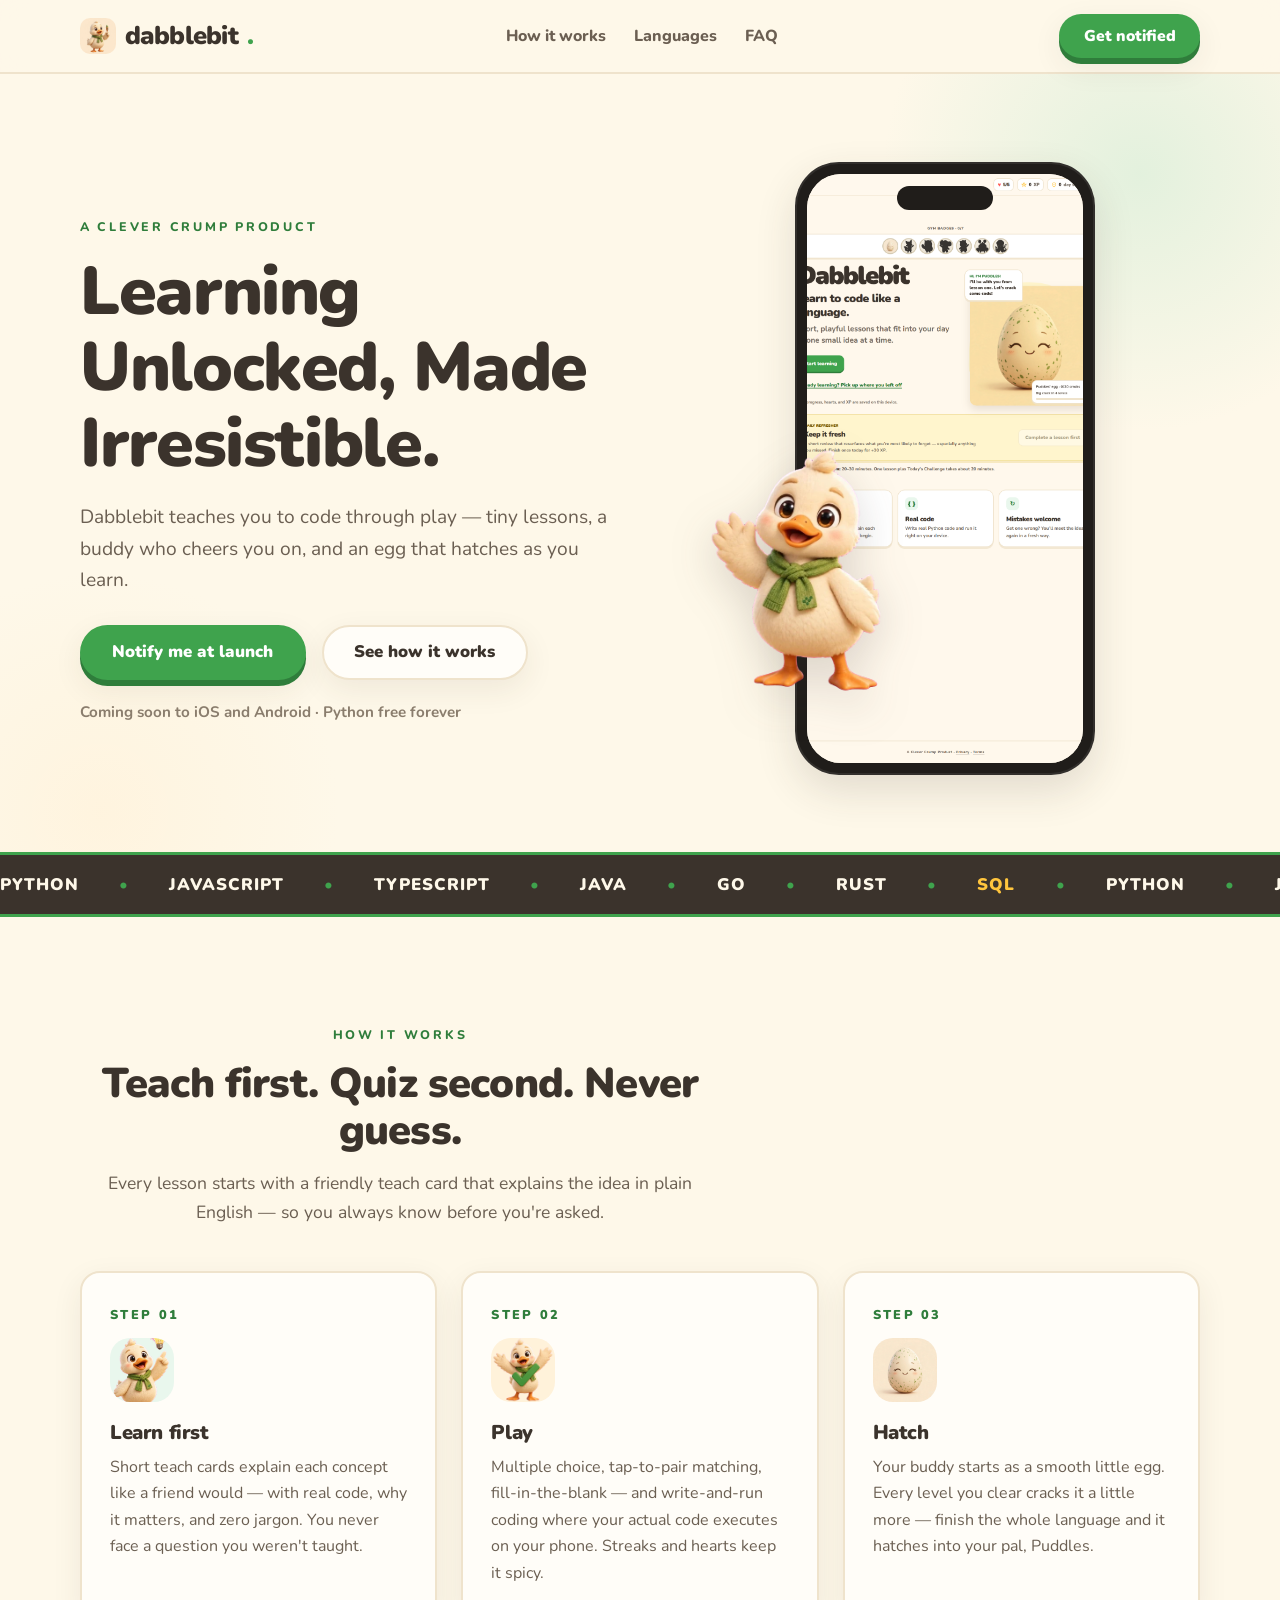
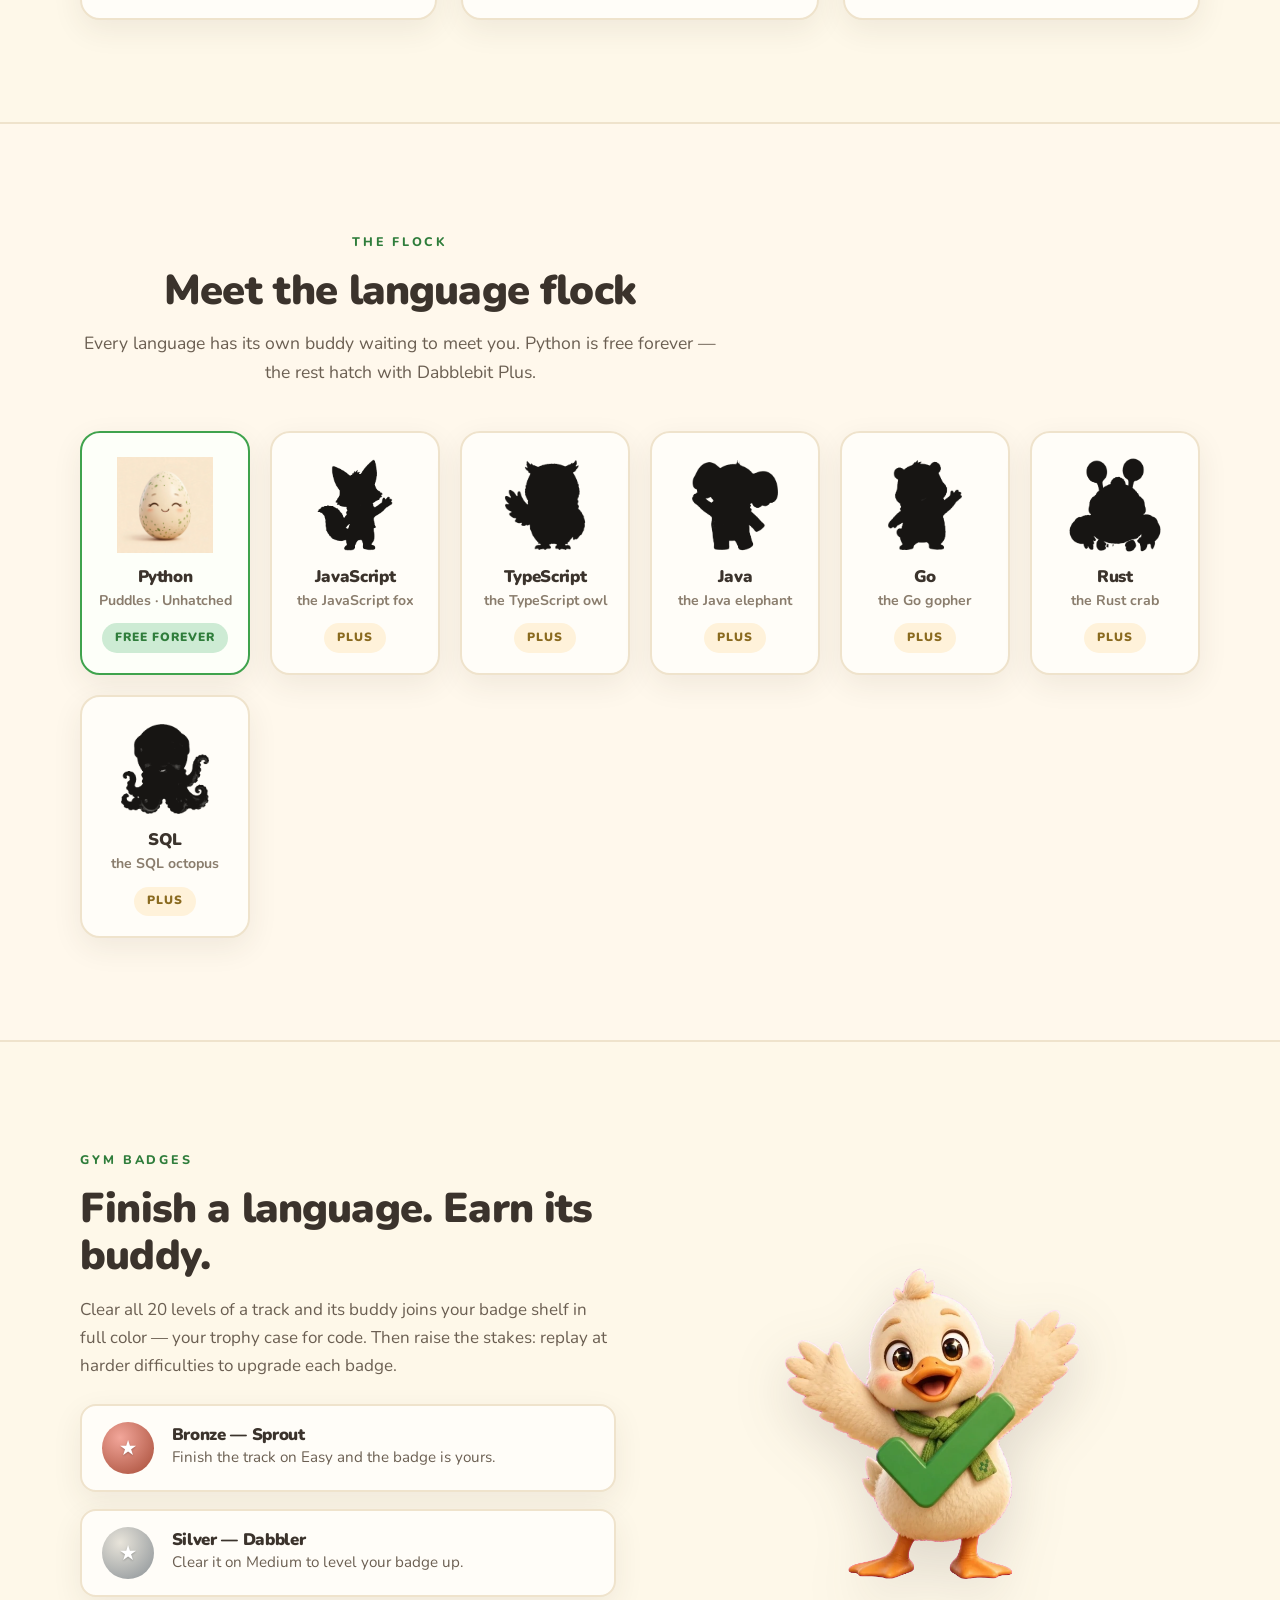
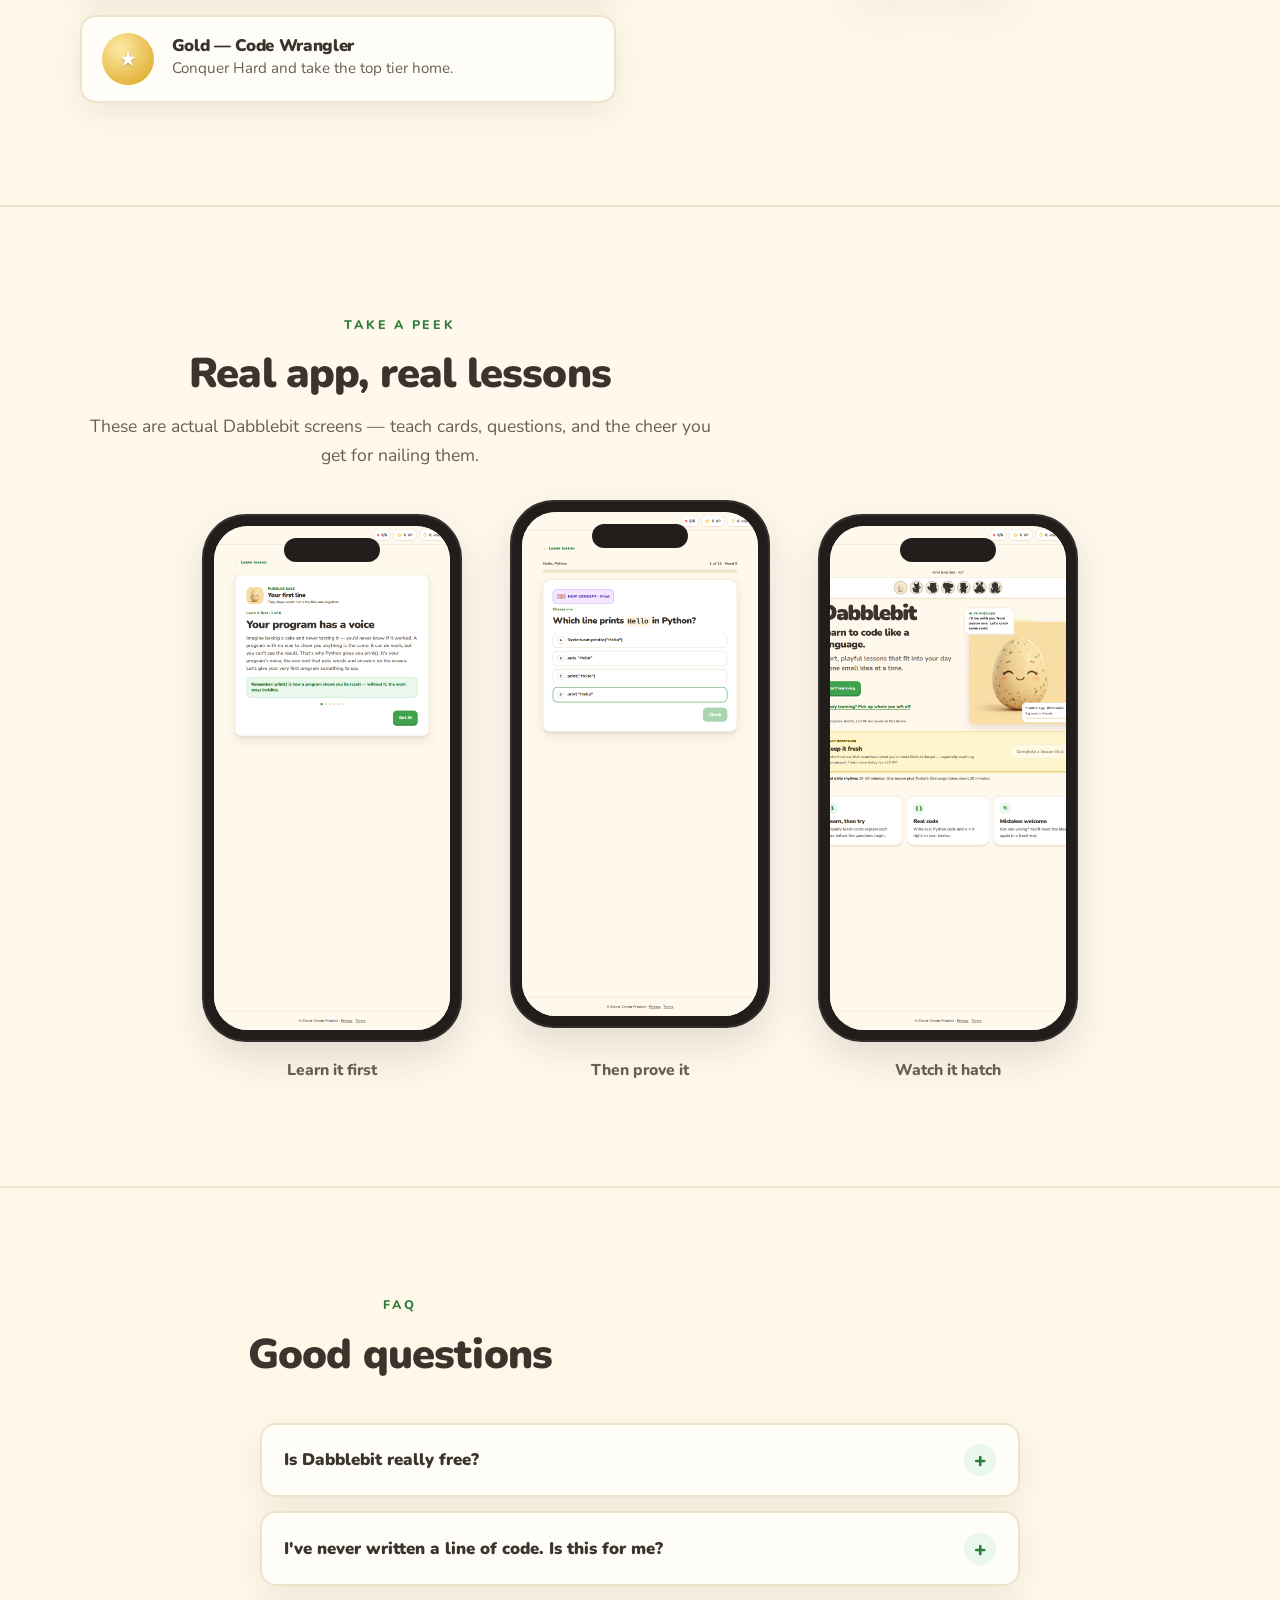
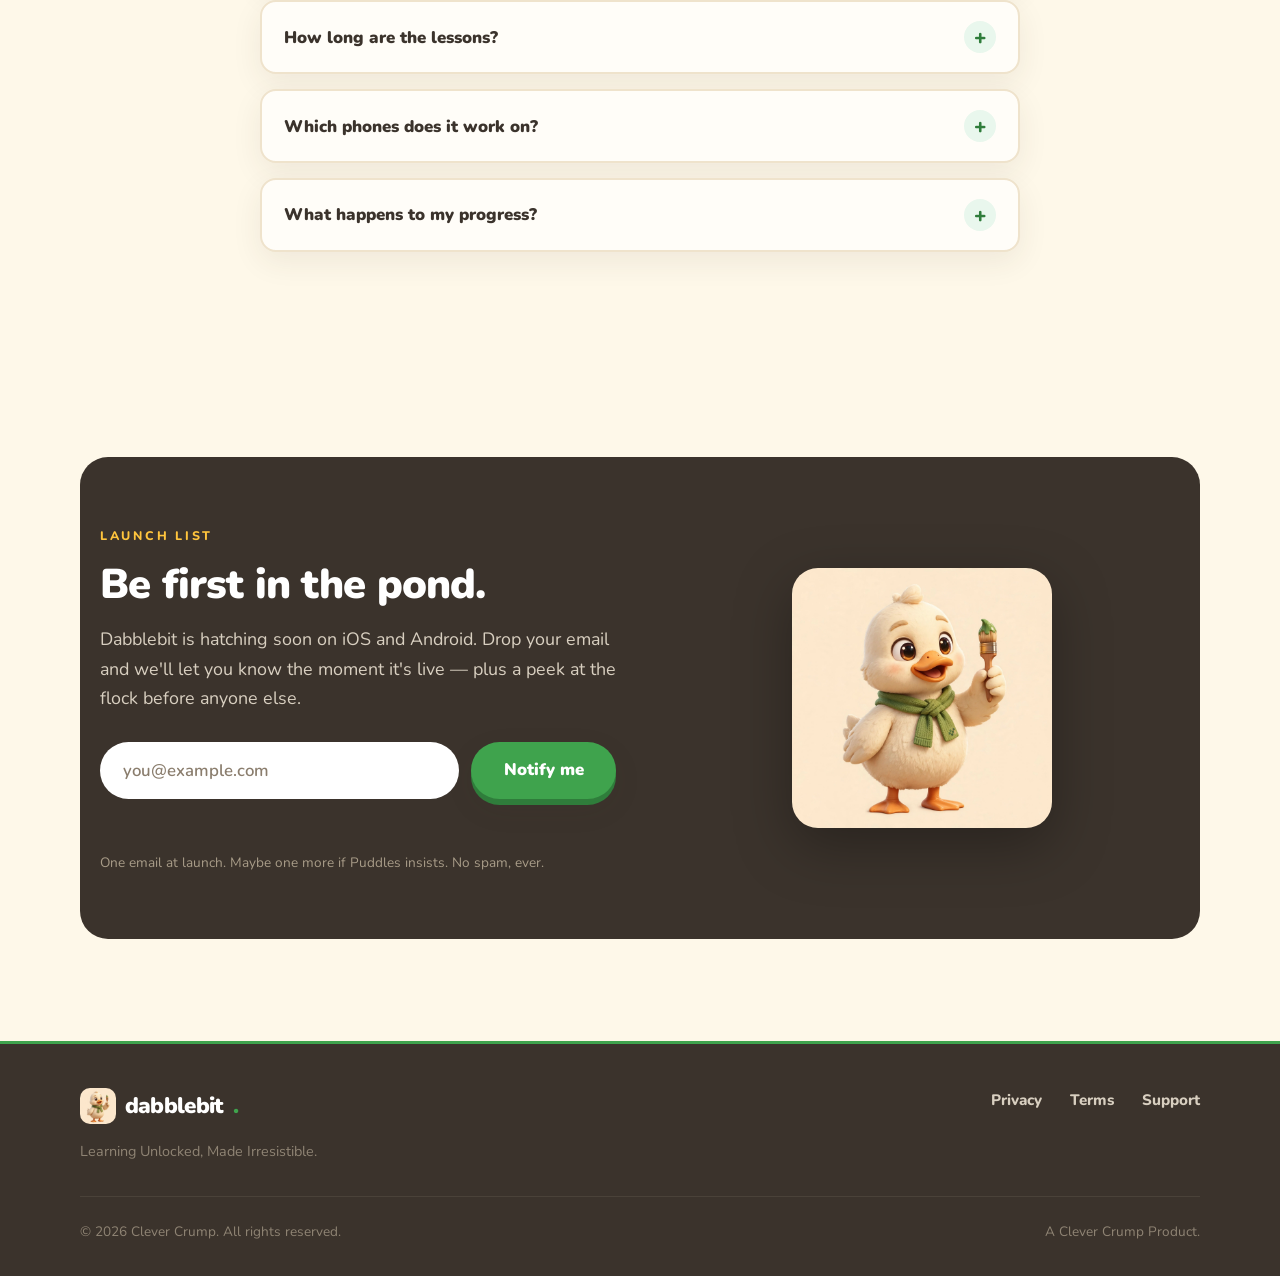
<file: index.html>
<!DOCTYPE html>
<html lang="en">
<head>
  <meta charset="UTF-8">
  <meta name="viewport" content="width=device-width, initial-scale=1.0">
  <title>Dabblebit — Learning Unlocked, Made Irresistible</title>
  <meta name="description" content="Dabblebit teaches you to code through play — tiny lessons, a buddy who cheers you on, and an egg that hatches as you learn. Python is free forever. Coming soon to iOS and Android.">
  <meta property="og:type" content="website">
  <meta property="og:title" content="Dabblebit — Learning Unlocked, Made Irresistible">
  <meta property="og:description" content="Learn to code the fun way. Tiny lessons, a buddy who cheers you on, and an egg that hatches as you learn.">
  <meta property="og:image" content="https://dabblebit.com/assets/img/puddles-wave.webp">
  <meta property="og:url" content="https://dabblebit.com/">
  <meta name="twitter:card" content="summary_large_image">
  <meta name="twitter:title" content="Dabblebit — Learning Unlocked, Made Irresistible">
  <meta name="twitter:description" content="Learn to code the fun way. Tiny lessons, a buddy who cheers you on, and an egg that hatches as you learn.">
  <meta name="twitter:image" content="https://dabblebit.com/assets/img/puddles-wave.webp">
  <link rel="icon" type="image/png" sizes="32x32" href="assets/img/favicon-32x32.png">
  <link rel="icon" type="image/png" sizes="16x16" href="assets/img/favicon-16x16.png">
  <link rel="icon" type="image/svg+xml" href="favicon.svg">
  <link rel="apple-touch-icon" sizes="180x180" href="assets/img/apple-touch-icon.png">
  <link rel="stylesheet" href="assets/css/style.css">
<script type="application/ld+json">
  {
    "@context": "https://schema.org",
    "@type": "Organization",
    "name": "Dabblebit",
    "url": "https://dabblebit.com",
    "logo": "https://dabblebit.com/assets/img/puddles.webp",
    "description": "Dabblebit teaches you to code through play — tiny lessons, a buddy who cheers you on, and an egg that hatches as you learn. Python is free forever.",
    "sameAs": [],
    "parentOrganization": {
      "@type": "Organization",
      "name": "Clever Crump",
      "url": "https://clevercrump.com"
    }
  }
  </script>
  <script type="application/ld+json">
  {
    "@context": "https://schema.org",
    "@type": "WebSite",
    "name": "Dabblebit",
    "url": "https://dabblebit.com"
  }
  </script>
</head>
<body>

  <nav class="nav" aria-label="Main navigation">
    <div class="wrap nav-inner">
      <a class="wordmark" href="index.html"><img src="assets/img/puddles.webp" alt="Puddles the Dabblebit duck" class="wordmark-mark" width="36" height="36">dabblebit<span class="dot">.</span></a>
      <button class="nav-toggle" aria-label="Open menu" aria-expanded="false" aria-controls="nav-menu">
        <span></span><span></span><span></span>
      </button>
      <ul class="nav-links" id="nav-menu">
        <li><a href="#how">How it works</a></li>
        <li><a href="#flock">Languages</a></li>
        <li><a href="#faq">FAQ</a></li>
        <li><a class="btn btn-primary nav-cta" href="#notify">Get notified</a></li>
      </ul>
      <a class="btn btn-primary nav-cta" href="#notify">Get notified</a>
    </div>
  </nav>

  <header class="hero">
    <div class="wrap hero-grid">
      <div class="hero-copy">
        <span class="eyebrow">A Clever Crump Product</span>
        <h1>Learning Unlocked, Made Irresistible.</h1>
        <p class="sub">Dabblebit teaches you to code through play — tiny lessons, a buddy who cheers you on, and an egg that hatches as you learn.</p>
        <div class="btn-row">
          <a class="btn btn-primary" href="#notify">Notify me at launch</a>
          <a class="btn btn-secondary" href="#how">See how it works</a>
        </div>
        <p class="hero-note">Coming soon to iOS and Android · Python free forever</p>
      </div>
      <div class="hero-art">
        <img class="puddles-float" src="assets/img/puddles-wave.webp" alt="Puddles the duck waving hello" width="380" height="380">
        <div class="phone" aria-label="Dabblebit app preview">
          <div class="phone-notch"></div>
          <div class="phone-screen">
            <img src="assets/img/play-phone-home.png" alt="Dabblebit home screen showing Puddles' egg and gym badges" width="1080" height="1920">
          </div>
        </div>
      </div>
    </div>
  </header>

  <div class="ticker" aria-hidden="true">
    <div class="ticker-track">
      <span>Python</span><span class="sep">•</span><span>JavaScript</span><span class="sep">•</span><span>TypeScript</span><span class="sep">•</span><span>Java</span><span class="sep">•</span><span>Go</span><span class="sep">•</span><span>Rust</span><span class="sep">•</span><span class="gold">SQL</span><span class="sep">•</span>
      <span>Python</span><span class="sep">•</span><span>JavaScript</span><span class="sep">•</span><span>TypeScript</span><span class="sep">•</span><span>Java</span><span class="sep">•</span><span>Go</span><span class="sep">•</span><span>Rust</span><span class="sep">•</span><span class="gold">SQL</span><span class="sep">•</span>
    </div>
  </div>

  <section id="how">
    <div class="wrap">
      <div class="section-head center reveal">
        <span class="eyebrow">How it works</span>
        <h2>Teach first. Quiz second. Never guess.</h2>
        <p>Every lesson starts with a friendly teach card that explains the idea in plain English — so you always know before you're asked.</p>
      </div>
      <div class="cards-3">
        <article class="card reveal">
          <span class="step-num">Step 01</span>
          <div class="card-icon mint"><img src="assets/img/puddles-idea.webp" alt="" width="128" height="128"></div>
          <h3>Learn first</h3>
          <p>Short teach cards explain each concept like a friend would — with real code, why it matters, and zero jargon. You never face a question you weren't taught.</p>
        </article>
        <article class="card reveal reveal-d1">
          <span class="step-num">Step 02</span>
          <div class="card-icon goldbg"><img src="assets/img/puddles-cheer.webp" alt="" width="128" height="128"></div>
          <h3>Play</h3>
          <p>Multiple choice, tap-to-pair matching, fill-in-the-blank — and write-and-run coding where your actual code executes on your phone. Streaks and hearts keep it spicy.</p>
        </article>
        <article class="card reveal reveal-d2">
          <span class="step-num">Step 03</span>
          <div class="card-icon coralbg"><img src="assets/img/puddles-egg-smooth.webp" alt="" width="128" height="128"></div>
          <h3>Hatch</h3>
          <p>Your buddy starts as a smooth little egg. Every level you clear cracks it a little more — finish the whole language and it hatches into your pal, Puddles.</p>
        </article>
      </div>
    </div>
  </section>

  <section id="flock" class="flock">
    <div class="wrap">
      <div class="section-head center reveal">
        <span class="eyebrow">The flock</span>
        <h2>Meet the language flock</h2>
        <p>Every language has its own buddy waiting to meet you. Python is free forever — the rest hatch with Dabblebit Plus.</p>
      </div>
      <div class="flock-grid">
        <article class="flock-card featured reveal">
          <img src="assets/img/puddles-egg-smooth.webp" alt="Puddles' egg" width="192" height="192">
          <h3>Python</h3>
          <p class="buddy">Puddles · Unhatched</p>
          <span class="pill free">Free forever</span>
        </article>
        <article class="flock-card reveal reveal-d1">
          <img src="assets/img/buddy-javascript-sil.webp" alt="JavaScript buddy silhouette" width="192" height="192">
          <h3>JavaScript</h3>
          <p class="buddy">the JavaScript fox</p>
          <span class="pill soon">Plus</span>
        </article>
        <article class="flock-card reveal reveal-d2">
          <img src="assets/img/buddy-typescript-sil.webp" alt="TypeScript buddy silhouette" width="192" height="192">
          <h3>TypeScript</h3>
          <p class="buddy">the TypeScript owl</p>
          <span class="pill soon">Plus</span>
        </article>
        <article class="flock-card reveal">
          <img src="assets/img/buddy-java-sil.webp" alt="Java buddy silhouette" width="192" height="192">
          <h3>Java</h3>
          <p class="buddy">the Java elephant</p>
          <span class="pill soon">Plus</span>
        </article>
        <article class="flock-card reveal reveal-d1">
          <img src="assets/img/buddy-go-sil.webp" alt="Go buddy silhouette" width="192" height="192">
          <h3>Go</h3>
          <p class="buddy">the Go gopher</p>
          <span class="pill soon">Plus</span>
        </article>
        <article class="flock-card reveal reveal-d2">
          <img src="assets/img/buddy-rust-sil.webp" alt="Rust buddy silhouette" width="192" height="192">
          <h3>Rust</h3>
          <p class="buddy">the Rust crab</p>
          <span class="pill soon">Plus</span>
        </article>
        <article class="flock-card reveal">
          <img src="assets/img/buddy-sql-sil.webp" alt="SQL buddy silhouette" width="192" height="192">
          <h3>SQL</h3>
          <p class="buddy">the SQL octopus</p>
          <span class="pill soon">Plus</span>
        </article>
      </div>
    </div>
  </section>

  <section id="badges">
    <div class="wrap badges-grid">
      <div class="reveal">
        <span class="eyebrow">Gym Badges</span>
        <h2>Finish a language. Earn its buddy.</h2>
        <p style="margin-top:1rem">Clear all 20 levels of a track and its buddy joins your badge shelf in full color — your trophy case for code. Then raise the stakes: replay at harder difficulties to upgrade each badge.</p>
        <div class="tiers">
          <div class="tier">
            <div class="medal bronze" aria-hidden="true">★</div>
            <div><h3>Bronze — Sprout</h3><p>Finish the track on Easy and the badge is yours.</p></div>
          </div>
          <div class="tier">
            <div class="medal silver" aria-hidden="true">★</div>
            <div><h3>Silver — Dabbler</h3><p>Clear it on Medium to level your badge up.</p></div>
          </div>
          <div class="tier">
            <div class="medal gold" aria-hidden="true">★</div>
            <div><h3>Gold — Code Wrangler</h3><p>Conquer Hard and take the top tier home.</p></div>
          </div>
        </div>
      </div>
      <div class="badge-art reveal reveal-d1">
        <img src="assets/img/puddles-cheer.webp" alt="Puddles cheering" width="512" height="512">
      </div>
    </div>
  </section>

  <section id="shots" class="shots">
    <div class="wrap">
      <div class="section-head center reveal">
        <span class="eyebrow">Take a peek</span>
        <h2>Real app, real lessons</h2>
        <p>These are actual Dabblebit screens — teach cards, questions, and the cheer you get for nailing them.</p>
      </div>
      <div class="shots-row">
        <div class="shot-wrap reveal">
          <div class="phone">
            <div class="phone-notch"></div>
            <div class="phone-screen"><img src="assets/img/play-phone-teach.png" alt="Dabblebit teach card: Puddles explains your first line of Python" width="1080" height="1920" loading="lazy"></div>
          </div>
          <p class="shot-cap">Learn it first</p>
        </div>
        <div class="shot-wrap reveal reveal-d1">
          <div class="phone">
            <div class="phone-notch"></div>
            <div class="phone-screen"><img src="assets/img/play-phone-question.png" alt="Dabblebit question: which line prints Hello in Python" width="1080" height="1920" loading="lazy"></div>
          </div>
          <p class="shot-cap">Then prove it</p>
        </div>
        <div class="shot-wrap reveal reveal-d2">
          <div class="phone">
            <div class="phone-notch"></div>
            <div class="phone-screen"><img src="assets/img/play-phone-home.png" alt="Dabblebit home: your egg, your badges, your streak" width="1080" height="1920" loading="lazy"></div>
          </div>
          <p class="shot-cap">Watch it hatch</p>
        </div>
      </div>
    </div>
  </section>

  <section id="faq">
    <div class="wrap">
      <div class="section-head center reveal">
        <span class="eyebrow">FAQ</span>
        <h2>Good questions</h2>
      </div>
      <div class="faq-list">
        <div class="faq-item reveal">
          <button class="faq-q" aria-expanded="false">Is Dabblebit really free?<span class="plus" aria-hidden="true">+</span></button>
          <div class="faq-a"><p>Yes — the entire Python course (20 levels, 60 lessons, 600+ questions) is free, hearts and all. Dabblebit Plus unlocks the other six languages and unlimited hearts. AI &amp; Machine Learning and CompTIA certification tracks are in development and are not part of Dabblebit Plus yet.</p></div>
        </div>
        <div class="faq-item reveal">
          <button class="faq-q" aria-expanded="false">I've never written a line of code. Is this for me?<span class="plus" aria-hidden="true">+</span></button>
          <div class="faq-a"><p>Absolutely — Dabblebit starts from absolute zero. Lesson one assumes you've never seen code before, and every new idea gets its own teach card before you're ever quizzed on it. If you can tap a screen, you can start.</p></div>
        </div>
        <div class="faq-item reveal">
          <button class="faq-q" aria-expanded="false">How long are the lessons?<span class="plus" aria-hidden="true">+</span></button>
          <div class="faq-a"><p>Minutes. Each lesson is a handful of quick challenges you can finish while your coffee brews. Daily refreshers keep older concepts warm without long study sessions.</p></div>
        </div>
        <div class="faq-item reveal">
          <button class="faq-q" aria-expanded="false">Which phones does it work on?<span class="plus" aria-hidden="true">+</span></button>
          <div class="faq-a"><p>Dabblebit is coming to both iOS and Android. Sign up below and we'll ping you the moment it hits the stores.</p></div>
        </div>
        <div class="faq-item reveal">
          <button class="faq-q" aria-expanded="false">What happens to my progress?<span class="plus" aria-hidden="true">+</span></button>
          <div class="faq-a"><p>In v1 your progress lives on your device — no account needed, nothing leaves your phone. The tradeoff: reinstalling the app starts you fresh. Cloud sync is on the roadmap.</p></div>
        </div>
      </div>
    </div>
  </section>

  <section id="notify">
    <div class="wrap">
      <div class="signup reveal">
        <div class="wrap signup-inner" style="padding: clamp(2.5rem, 6vw, 4rem) 0;">
          <div>
            <span class="eyebrow">Launch list</span>
            <h2>Be first in the pond.</h2>
            <p class="lead">Dabblebit is hatching soon on iOS and Android. Drop your email and we'll let you know the moment it's live — plus a peek at the flock before anyone else.</p>
            <!--
              Signup posts via FormSubmit's AJAX endpoint. The address owner
              The site owner must click FormSubmit's one-time
              activation email before submissions are delivered; the first
              form submit triggers that email.
            -->
            <form id="notify-form" novalidate>
              <div class="form-row">
                <input type="email" id="notify-email" name="email" placeholder="you@example.com" autocomplete="email" aria-label="Email address" required>
                <button type="submit" class="btn btn-primary">Notify me</button>
              </div>
              <p class="form-status" id="notify-status" role="status" aria-live="polite"></p>
              <p class="fineprint">One email at launch. Maybe one more if Puddles insists. No spam, ever.</p>
            </form>
          </div>
          <div class="signup-art">
            <img src="assets/img/puddles.webp" alt="Puddles the duck" width="512" height="512" loading="lazy">
          </div>
        </div>
      </div>
    </div>
  </section>

  <footer>
    <div class="wrap">
      <div class="foot-grid">
        <div class="foot-brand">
          <a class="wordmark" href="index.html"><img src="assets/img/puddles.webp" alt="Puddles the Dabblebit duck" class="wordmark-mark" width="36" height="36">dabblebit<span class="dot">.</span></a>
          <p>Learning Unlocked, Made Irresistible.</p>
        </div>
        <ul class="foot-links">
          <li><a href="privacy.html">Privacy</a></li>
          <li><a href="terms.html">Terms</a></li>
          <li><a href="support.html">Support</a></li>
        </ul>
      </div>
      <div class="foot-bottom">
        <span>© <span id="year">2026</span> Clever Crump. All rights reserved.</span>
        <span>A Clever Crump Product.</span>
      </div>
    </div>
  </footer>

  <script src="assets/js/main.js"></script>
</body>
</html>
</file>
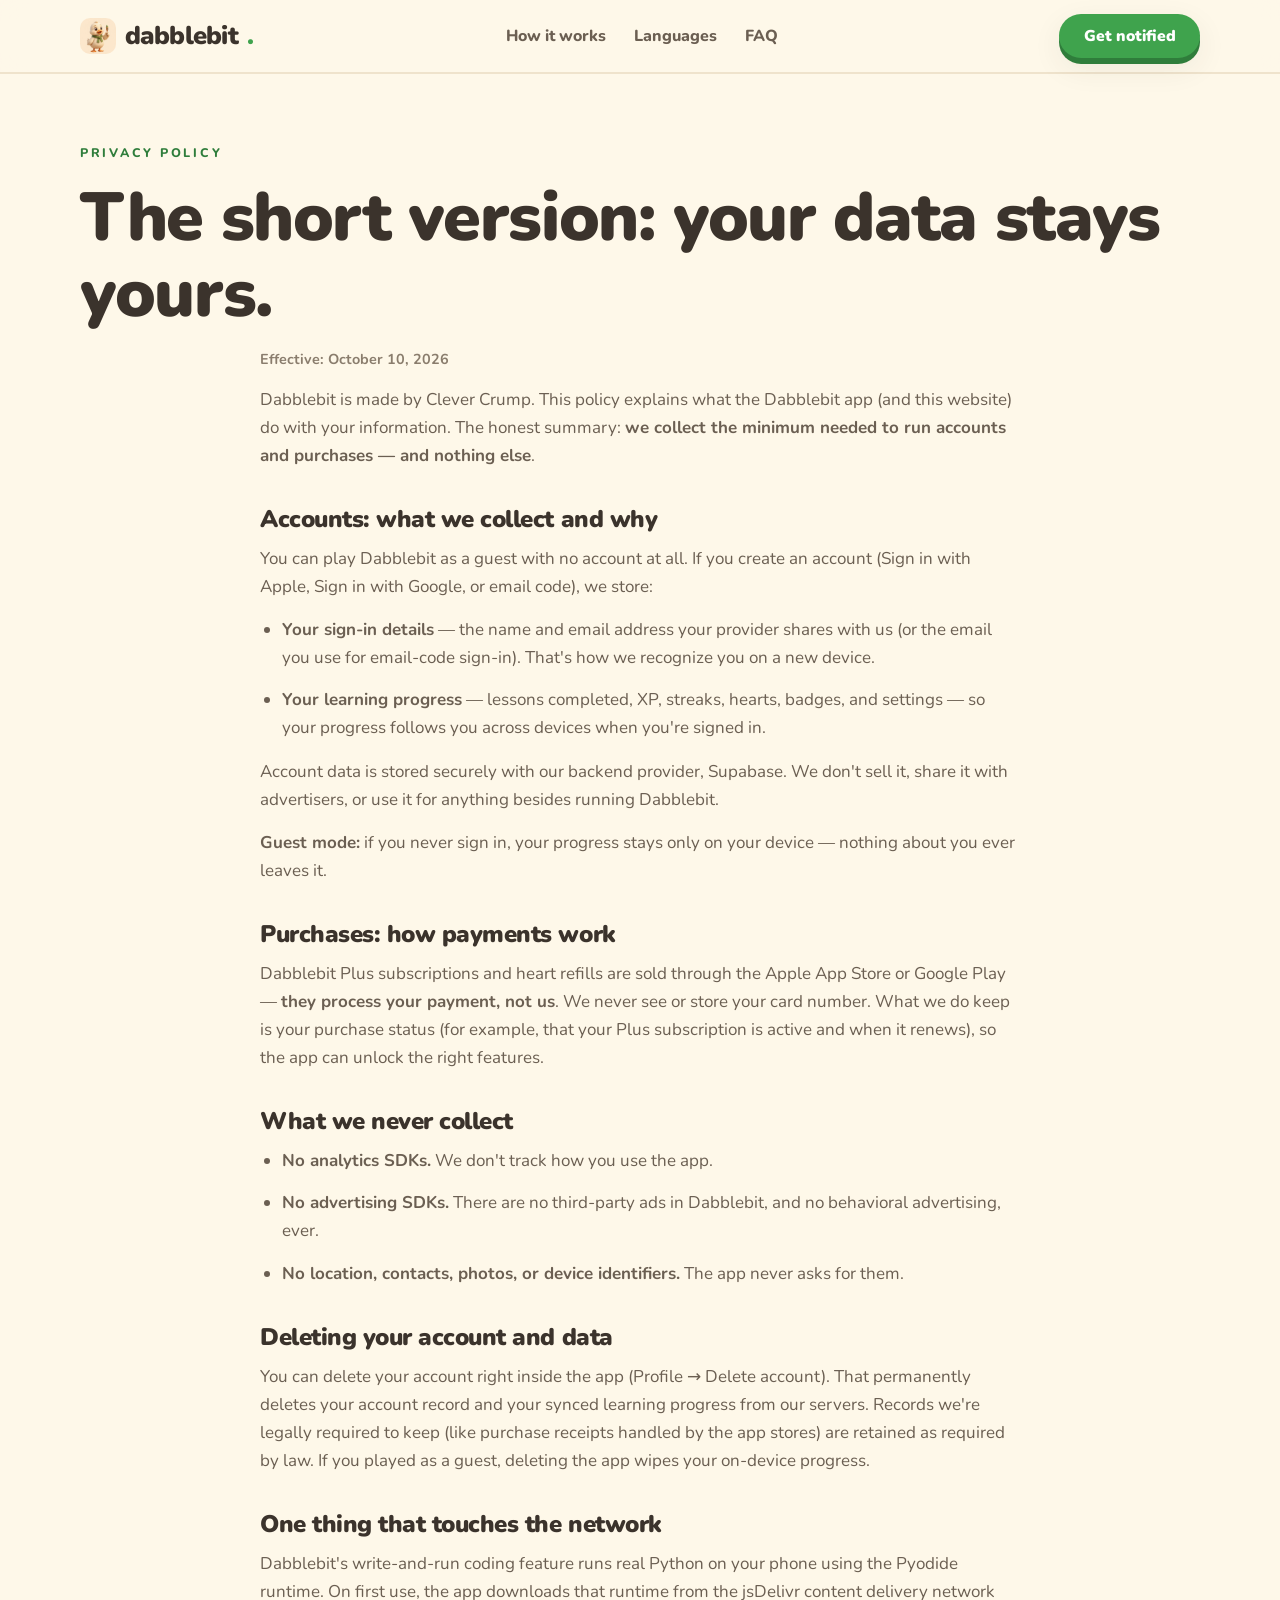
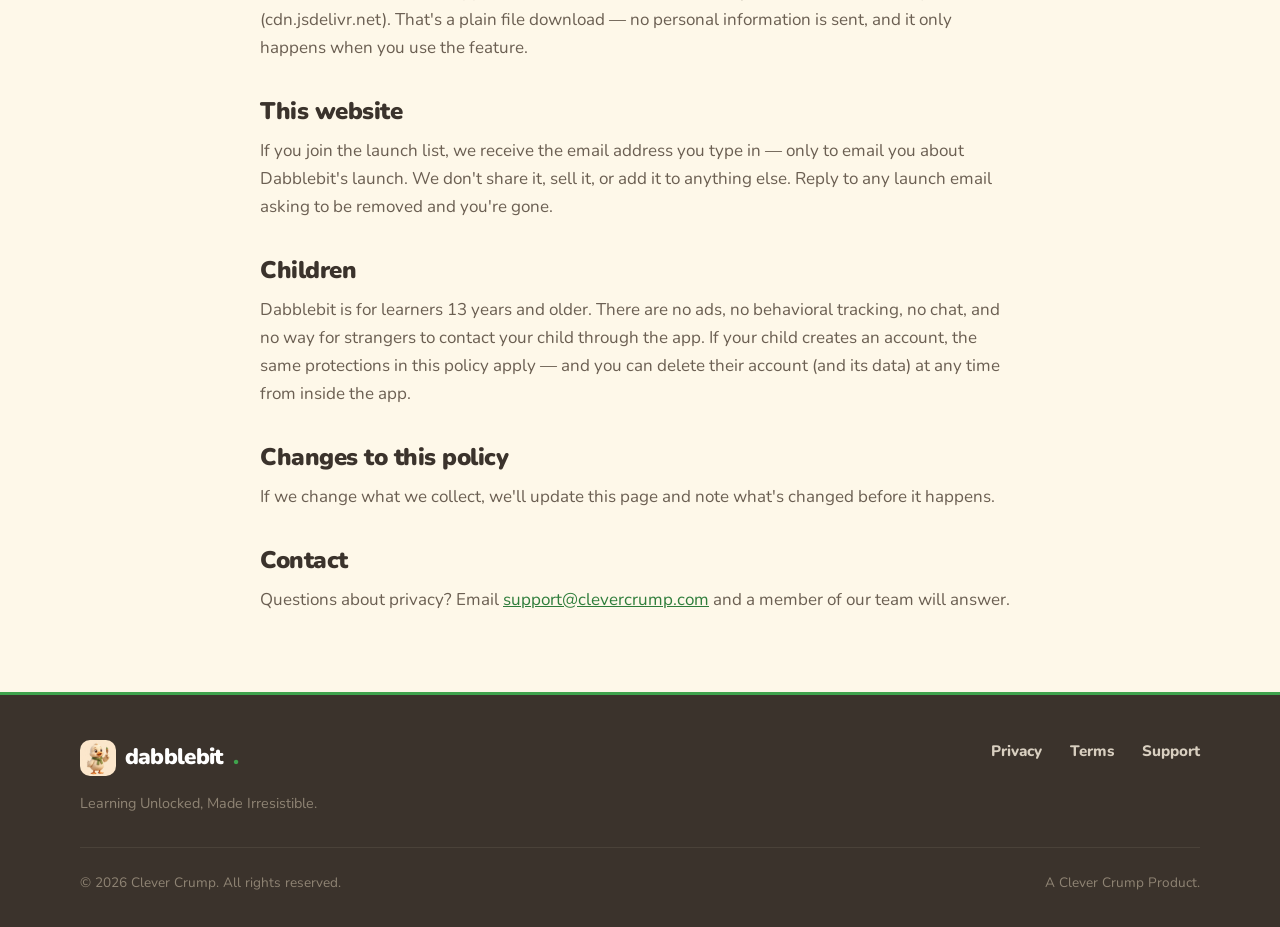
<file: privacy.html>
<!DOCTYPE html>
<html lang="en">
<head>
  <meta charset="UTF-8">
  <meta name="viewport" content="width=device-width, initial-scale=1.0">
  <title>Privacy Policy — Dabblebit</title>
  <meta name="description" content="Dabblebit's privacy policy: what we collect for accounts and purchases, and what we never touch.">
  <meta property="og:title" content="Privacy Policy — Dabblebit">
  <meta property="og:description" content="What we collect for accounts and purchases — and what we never touch.">
  <meta property="og:type" content="website">
  <meta property="og:image" content="https://dabblebit.com/assets/img/puddles-wave.webp">
  <meta property="og:url" content="https://dabblebit.com/privacy.html">
  <meta name="twitter:card" content="summary_large_image">
  <meta name="twitter:title" content="Privacy Policy — Dabblebit">
  <meta name="twitter:description" content="What we collect for accounts and purchases — and what we never touch.">
  <meta name="twitter:image" content="https://dabblebit.com/assets/img/puddles-wave.webp">
  <link rel="icon" type="image/png" sizes="32x32" href="assets/img/favicon-32x32.png">
  <link rel="icon" type="image/png" sizes="16x16" href="assets/img/favicon-16x16.png">
  <link rel="icon" type="image/svg+xml" href="favicon.svg">
  <link rel="apple-touch-icon" sizes="180x180" href="assets/img/apple-touch-icon.png">
  <link rel="stylesheet" href="assets/css/style.css">
<script type="application/ld+json">
  {
    "@context": "https://schema.org",
    "@type": "Organization",
    "name": "Dabblebit",
    "url": "https://dabblebit.com",
    "logo": "https://dabblebit.com/assets/img/puddles.webp",
    "description": "Dabblebit teaches you to code through play — tiny lessons, a buddy who cheers you on, and an egg that hatches as you learn. Python is free forever.",
    "sameAs": [],
    "parentOrganization": {
      "@type": "Organization",
      "name": "Clever Crump",
      "url": "https://clevercrump.com"
    }
  }
  </script>
  <script type="application/ld+json">
  {
    "@context": "https://schema.org",
    "@type": "WebSite",
    "name": "Dabblebit",
    "url": "https://dabblebit.com"
  }
  </script>
</head>
<body>

  <nav class="nav" aria-label="Main navigation">
    <div class="wrap nav-inner">
      <a class="wordmark" href="index.html"><img src="assets/img/puddles.webp" alt="Puddles the Dabblebit duck" class="wordmark-mark" width="36" height="36">dabblebit<span class="dot">.</span></a>
      <button class="nav-toggle" aria-label="Open menu" aria-expanded="false" aria-controls="nav-menu">
        <span></span><span></span><span></span>
      </button>
      <ul class="nav-links" id="nav-menu">
        <li><a href="index.html#how">How it works</a></li>
        <li><a href="index.html#flock">Languages</a></li>
        <li><a href="index.html#faq">FAQ</a></li>
        <li><a class="btn btn-primary nav-cta" href="index.html#notify">Get notified</a></li>
      </ul>
      <a class="btn btn-primary nav-cta" href="index.html#notify">Get notified</a>
    </div>
  </nav>

  <div class="wrap page-hero">
    <span class="eyebrow">Privacy Policy</span>
    <h1>The short version: your data stays yours.</h1>
  </div>

  <main class="wrap prose">
    <p class="updated">Effective: October 10, 2026</p>

    <p>Dabblebit is made by Clever Crump. This policy explains what the Dabblebit app (and this website) do with your information. The honest summary: <strong>we collect the minimum needed to run accounts and purchases — and nothing else</strong>.</p>

    <h2>Accounts: what we collect and why</h2>
    <p>You can play Dabblebit as a guest with no account at all. If you create an account (Sign in with Apple, Sign in with Google, or email code), we store:</p>
    <ul>
      <li><strong>Your sign-in details</strong> — the name and email address your provider shares with us (or the email you use for email-code sign-in). That's how we recognize you on a new device.</li>
      <li><strong>Your learning progress</strong> — lessons completed, XP, streaks, hearts, badges, and settings — so your progress follows you across devices when you're signed in.</li>
    </ul>
    <p>Account data is stored securely with our backend provider, Supabase. We don't sell it, share it with advertisers, or use it for anything besides running Dabblebit.</p>
    <p><strong>Guest mode:</strong> if you never sign in, your progress stays only on your device — nothing about you ever leaves it.</p>

    <h2>Purchases: how payments work</h2>
    <p>Dabblebit Plus subscriptions and heart refills are sold through the Apple App Store or Google Play — <strong>they process your payment, not us</strong>. We never see or store your card number. What we do keep is your purchase status (for example, that your Plus subscription is active and when it renews), so the app can unlock the right features.</p>

    <h2>What we never collect</h2>
    <ul>
      <li><strong>No analytics SDKs.</strong> We don't track how you use the app.</li>
      <li><strong>No advertising SDKs.</strong> There are no third-party ads in Dabblebit, and no behavioral advertising, ever.</li>
      <li><strong>No location, contacts, photos, or device identifiers.</strong> The app never asks for them.</li>
    </ul>

    <h2>Deleting your account and data</h2>
    <p>You can delete your account right inside the app (Profile → Delete account). That permanently deletes your account record and your synced learning progress from our servers. Records we're legally required to keep (like purchase receipts handled by the app stores) are retained as required by law. If you played as a guest, deleting the app wipes your on-device progress.</p>

    <h2>One thing that touches the network</h2>
    <p>Dabblebit's write-and-run coding feature runs real Python on your phone using the Pyodide runtime. On first use, the app downloads that runtime from the jsDelivr content delivery network (cdn.jsdelivr.net). That's a plain file download — no personal information is sent, and it only happens when you use the feature.</p>

    <h2>This website</h2>
    <p>If you join the launch list, we receive the email address you type in — only to email you about Dabblebit's launch. We don't share it, sell it, or add it to anything else. Reply to any launch email asking to be removed and you're gone.</p>

    <h2>Children</h2>
    <p>Dabblebit is for learners 13 years and older. There are no ads, no behavioral tracking, no chat, and no way for strangers to contact your child through the app. If your child creates an account, the same protections in this policy apply — and you can delete their account (and its data) at any time from inside the app.</p>

    <h2>Changes to this policy</h2>
    <p>If we change what we collect, we'll update this page and note what's changed before it happens.</p>

    <h2>Contact</h2>
    <p>Questions about privacy? Email <a href="mailto:support@clevercrump.com">support@clevercrump.com</a> and a member of our team will answer.</p>
  </main>

  <footer>
    <div class="wrap">
      <div class="foot-grid">
        <div class="foot-brand">
          <a class="wordmark" href="index.html"><img src="assets/img/puddles.webp" alt="Puddles the Dabblebit duck" class="wordmark-mark" width="36" height="36">dabblebit<span class="dot">.</span></a>
          <p>Learning Unlocked, Made Irresistible.</p>
        </div>
        <ul class="foot-links">
          <li><a href="privacy.html">Privacy</a></li>
          <li><a href="terms.html">Terms</a></li>
          <li><a href="support.html">Support</a></li>
        </ul>
      </div>
      <div class="foot-bottom">
        <span>© <span id="year">2026</span> Clever Crump. All rights reserved.</span>
        <span>A Clever Crump Product.</span>
      </div>
    </div>
  </footer>

  <script src="assets/js/main.js"></script>
</body>
</html>
</file>
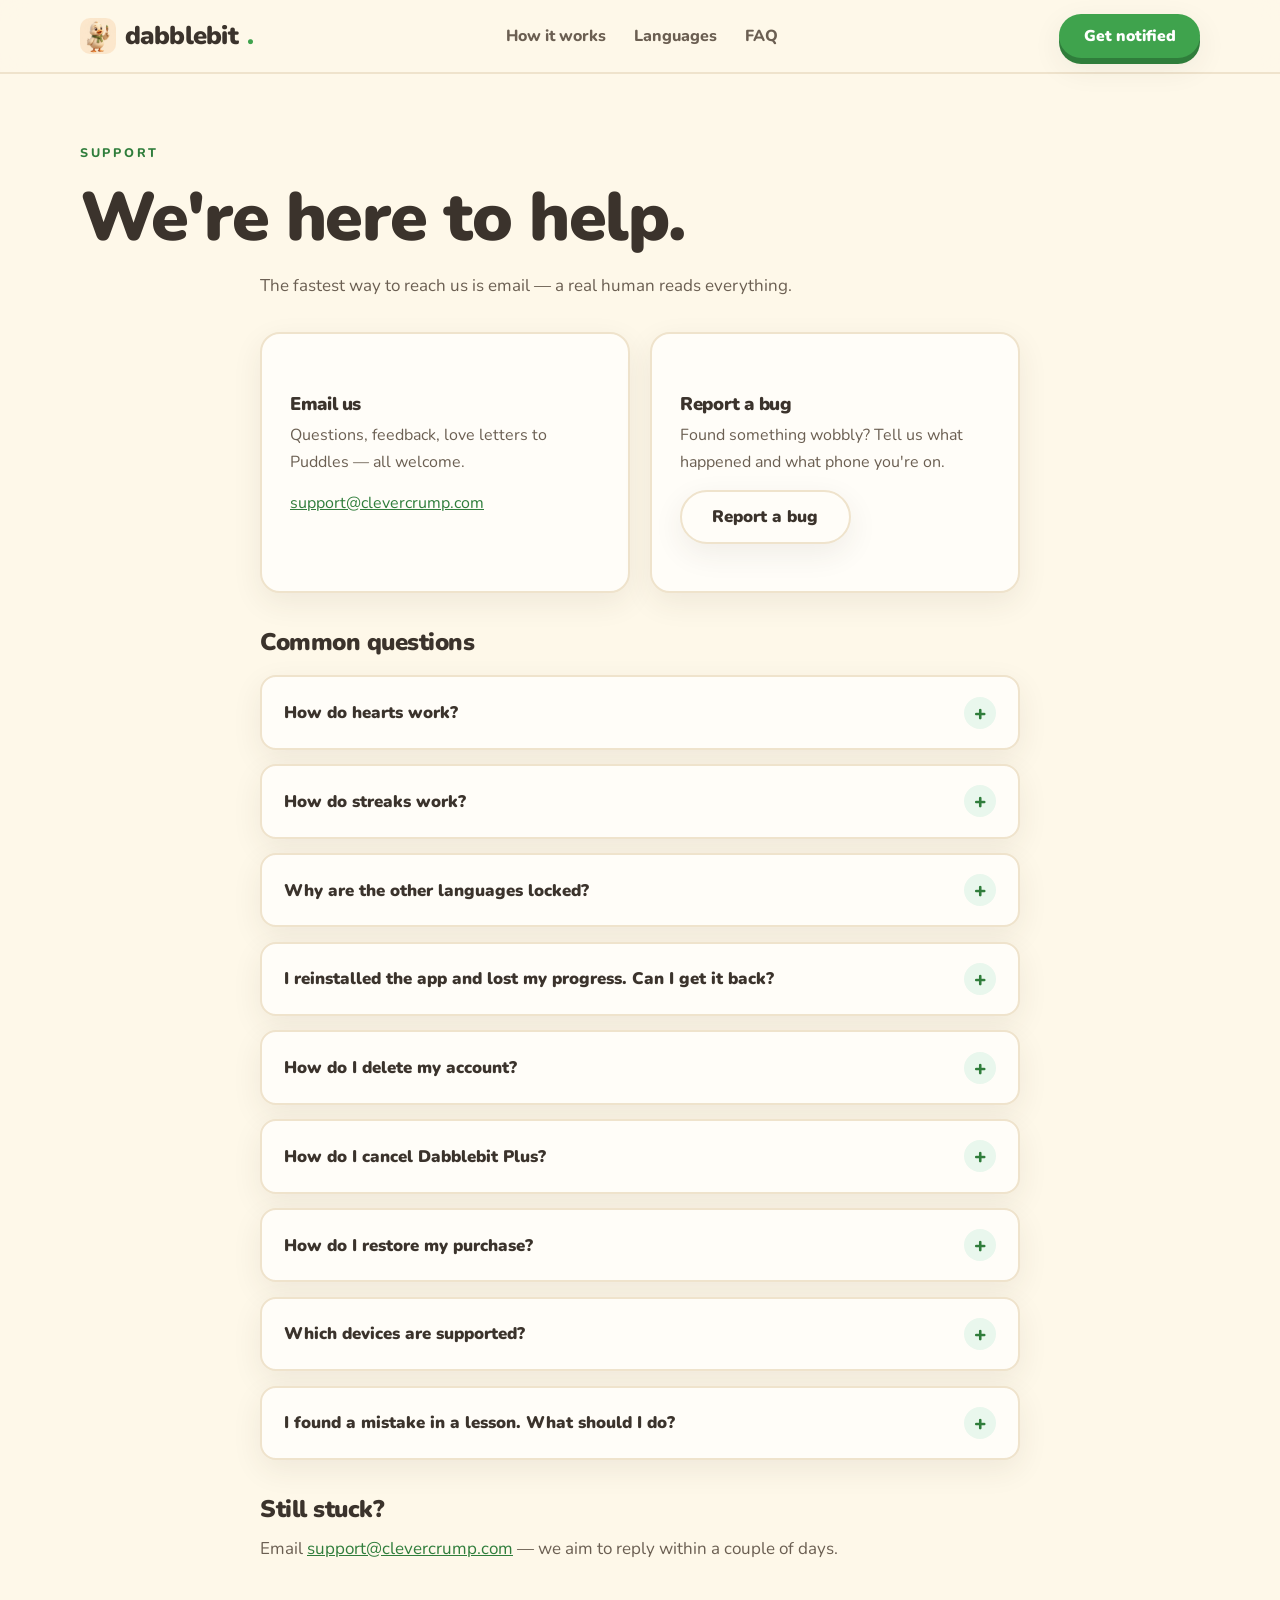
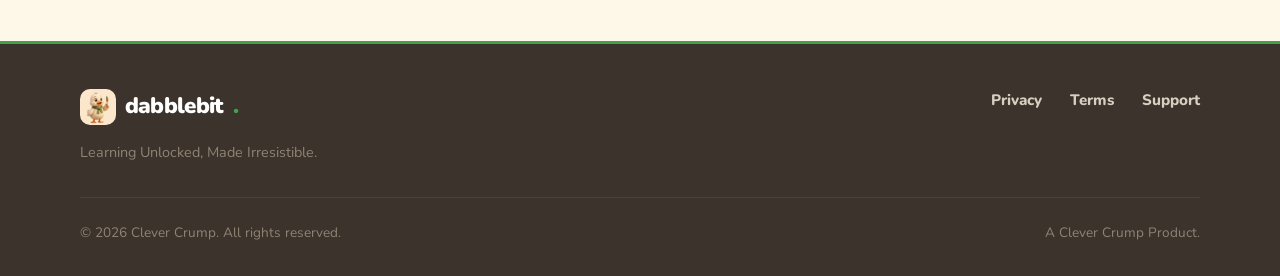
<file: support.html>
<!DOCTYPE html>
<html lang="en">
<head>
  <meta charset="UTF-8">
  <meta name="viewport" content="width=device-width, initial-scale=1.0">
  <title>Support — Dabblebit</title>
  <meta name="description" content="Dabblebit support: answers to common questions and how to reach us.">
  <meta property="og:title" content="Support — Dabblebit">
  <meta property="og:type" content="website">
  <meta property="og:image" content="https://dabblebit.com/assets/img/puddles-wave.webp">
  <meta property="og:url" content="https://dabblebit.com/support.html">
  <meta name="twitter:card" content="summary_large_image">
  <meta name="twitter:title" content="Support — Dabblebit">
  <meta name="twitter:description" content="Answers to common questions and how to reach us.">
  <meta name="twitter:image" content="https://dabblebit.com/assets/img/puddles-wave.webp">
  <link rel="icon" type="image/png" sizes="32x32" href="assets/img/favicon-32x32.png">
  <link rel="icon" type="image/png" sizes="16x16" href="assets/img/favicon-16x16.png">
  <link rel="icon" type="image/svg+xml" href="favicon.svg">
  <link rel="apple-touch-icon" sizes="180x180" href="assets/img/apple-touch-icon.png">
  <link rel="stylesheet" href="assets/css/style.css">
<script type="application/ld+json">
  {
    "@context": "https://schema.org",
    "@type": "Organization",
    "name": "Dabblebit",
    "url": "https://dabblebit.com",
    "logo": "https://dabblebit.com/assets/img/puddles.webp",
    "description": "Dabblebit teaches you to code through play — tiny lessons, a buddy who cheers you on, and an egg that hatches as you learn. Python is free forever.",
    "sameAs": [],
    "parentOrganization": {
      "@type": "Organization",
      "name": "Clever Crump",
      "url": "https://clevercrump.com"
    }
  }
  </script>
  <script type="application/ld+json">
  {
    "@context": "https://schema.org",
    "@type": "WebSite",
    "name": "Dabblebit",
    "url": "https://dabblebit.com"
  }
  </script>
</head>
<body>

  <nav class="nav" aria-label="Main navigation">
    <div class="wrap nav-inner">
      <a class="wordmark" href="index.html"><img src="assets/img/puddles.webp" alt="Puddles the Dabblebit duck" class="wordmark-mark" width="36" height="36">dabblebit<span class="dot">.</span></a>
      <button class="nav-toggle" aria-label="Open menu" aria-expanded="false" aria-controls="nav-menu">
        <span></span><span></span><span></span>
      </button>
      <ul class="nav-links" id="nav-menu">
        <li><a href="index.html#how">How it works</a></li>
        <li><a href="index.html#flock">Languages</a></li>
        <li><a href="index.html#faq">FAQ</a></li>
        <li><a class="btn btn-primary nav-cta" href="index.html#notify">Get notified</a></li>
      </ul>
      <a class="btn btn-primary nav-cta" href="index.html#notify">Get notified</a>
    </div>
  </nav>

  <div class="wrap page-hero">
    <span class="eyebrow">Support</span>
    <h1>We're here to help.</h1>
  </div>

  <main class="wrap prose">
    <p>The fastest way to reach us is email — a real human reads everything.</p>

    <div class="support-cards">
      <div class="card">
        <h3>Email us</h3>
        <p>Questions, feedback, love letters to Puddles — all welcome.</p>
        <p><a class="mailto-btn" href="mailto:support@clevercrump.com?subject=Dabblebit%20support">support@clevercrump.com</a></p>
      </div>
      <div class="card">
        <h3>Report a bug</h3>
        <p>Found something wobbly? Tell us what happened and what phone you're on.</p>
        <p><a class="btn btn-secondary" href="mailto:support@clevercrump.com?subject=Dabblebit%20bug%20report&body=What%20happened%3A%0A%0AWhat%20I%20expected%3A%0A%0APhone%20model%20%26%20OS%20version%3A%0A%0AApp%20version%3A">Report a bug</a></p>
      </div>
    </div>

    <h2>Common questions</h2>
    <div class="faq-list" style="margin-top:1.25rem">
      <div class="faq-item">
        <button class="faq-q" aria-expanded="false">How do hearts work?<span class="plus" aria-hidden="true">+</span></button>
        <div class="faq-a"><p>You start with 5 hearts, and a wrong answer costs one. Hearts refill on their own — one every 30 minutes — or you can refill instantly for $0.99. Dabblebit Plus members get unlimited hearts and never have to wait.</p></div>
      </div>
      <div class="faq-item">
        <button class="faq-q" aria-expanded="false">How do streaks work?<span class="plus" aria-hidden="true">+</span></button>
        <div class="faq-a"><p>Finish at least one lesson a day to keep your streak alive. Your streak counts the days in a row you've shown up — Puddles gets very excited about long ones.</p></div>
      </div>
      <div class="faq-item">
        <button class="faq-q" aria-expanded="false">Why are the other languages locked?<span class="plus" aria-hidden="true">+</span></button>
        <div class="faq-a"><p>JavaScript, TypeScript, Java, Go, Rust, and SQL unlock with Dabblebit Plus — one subscription opens the whole flock. The full Python course is free forever — no payment, no trial, no catch.</p></div>
      </div>
      <div class="faq-item">
        <button class="faq-q" aria-expanded="false">I reinstalled the app and lost my progress. Can I get it back?<span class="plus" aria-hidden="true">+</span></button>
        <div class="faq-a"><p>If you're signed in, your progress syncs to your account — just sign back in on the new device and everything is right where you left it. If you played as a guest, your progress lives only on that device, so reinstalling starts you fresh. Tip: creating a free account in the app keeps your progress safe.</p></div>
      </div>
      <div class="faq-item">
        <button class="faq-q" aria-expanded="false">How do I delete my account?<span class="plus" aria-hidden="true">+</span></button>
        <div class="faq-a"><p>Open your Profile in the app and tap Delete account. This permanently removes your account and your synced learning progress from our servers. Purchase records stay with Apple or Google, as required.</p></div>
      </div>
      <div class="faq-item">
        <button class="faq-q" aria-expanded="false">How do I cancel Dabblebit Plus?<span class="plus" aria-hidden="true">+</span></button>
        <div class="faq-a"><p>Subscriptions are managed by the app stores, not by us. On iPhone: Settings → your name → Subscriptions. On Android: Play Store → your profile → Payments &amp; subscriptions. You'll keep Plus until the end of your current billing period.</p></div>
      </div>
      <div class="faq-item">
        <button class="faq-q" aria-expanded="false">How do I restore my purchase?<span class="plus" aria-hidden="true">+</span></button>
        <div class="faq-a"><p>Open the Plus page in the app and tap Restore Purchases. Make sure you're signed in to the same Dabblebit account — and the same Apple or Google account you originally bought with.</p></div>
      </div>
      <div class="faq-item">
        <button class="faq-q" aria-expanded="false">Which devices are supported?<span class="plus" aria-hidden="true">+</span></button>
        <div class="faq-a"><p>Dabblebit is coming to iOS and Android phones and tablets. It needs an internet connection the very first time you use write-and-run coding (to download the Python runtime); lessons themselves work offline after that.</p></div>
      </div>
      <div class="faq-item">
        <button class="faq-q" aria-expanded="false">I found a mistake in a lesson. What should I do?<span class="plus" aria-hidden="true">+</span></button>
        <div class="faq-a"><p>Please tell us! Use the "Report a bug" button above and include the language, level, and lesson (they're shown at the top of every lesson screen). We take lesson accuracy personally.</p></div>
      </div>
    </div>

    <h2>Still stuck?</h2>
    <p>Email <a href="mailto:support@clevercrump.com">support@clevercrump.com</a> — we aim to reply within a couple of days.</p>
  </main>

  <footer>
    <div class="wrap">
      <div class="foot-grid">
        <div class="foot-brand">
          <a class="wordmark" href="index.html"><img src="assets/img/puddles.webp" alt="Puddles the Dabblebit duck" class="wordmark-mark" width="36" height="36">dabblebit<span class="dot">.</span></a>
          <p>Learning Unlocked, Made Irresistible.</p>
        </div>
        <ul class="foot-links">
          <li><a href="privacy.html">Privacy</a></li>
          <li><a href="terms.html">Terms</a></li>
          <li><a href="support.html">Support</a></li>
        </ul>
      </div>
      <div class="foot-bottom">
        <span>© <span id="year">2026</span> Clever Crump. All rights reserved.</span>
        <span>A Clever Crump Product.</span>
      </div>
    </div>
  </footer>

  <script src="assets/js/main.js"></script>
</body>
</html>
</file>
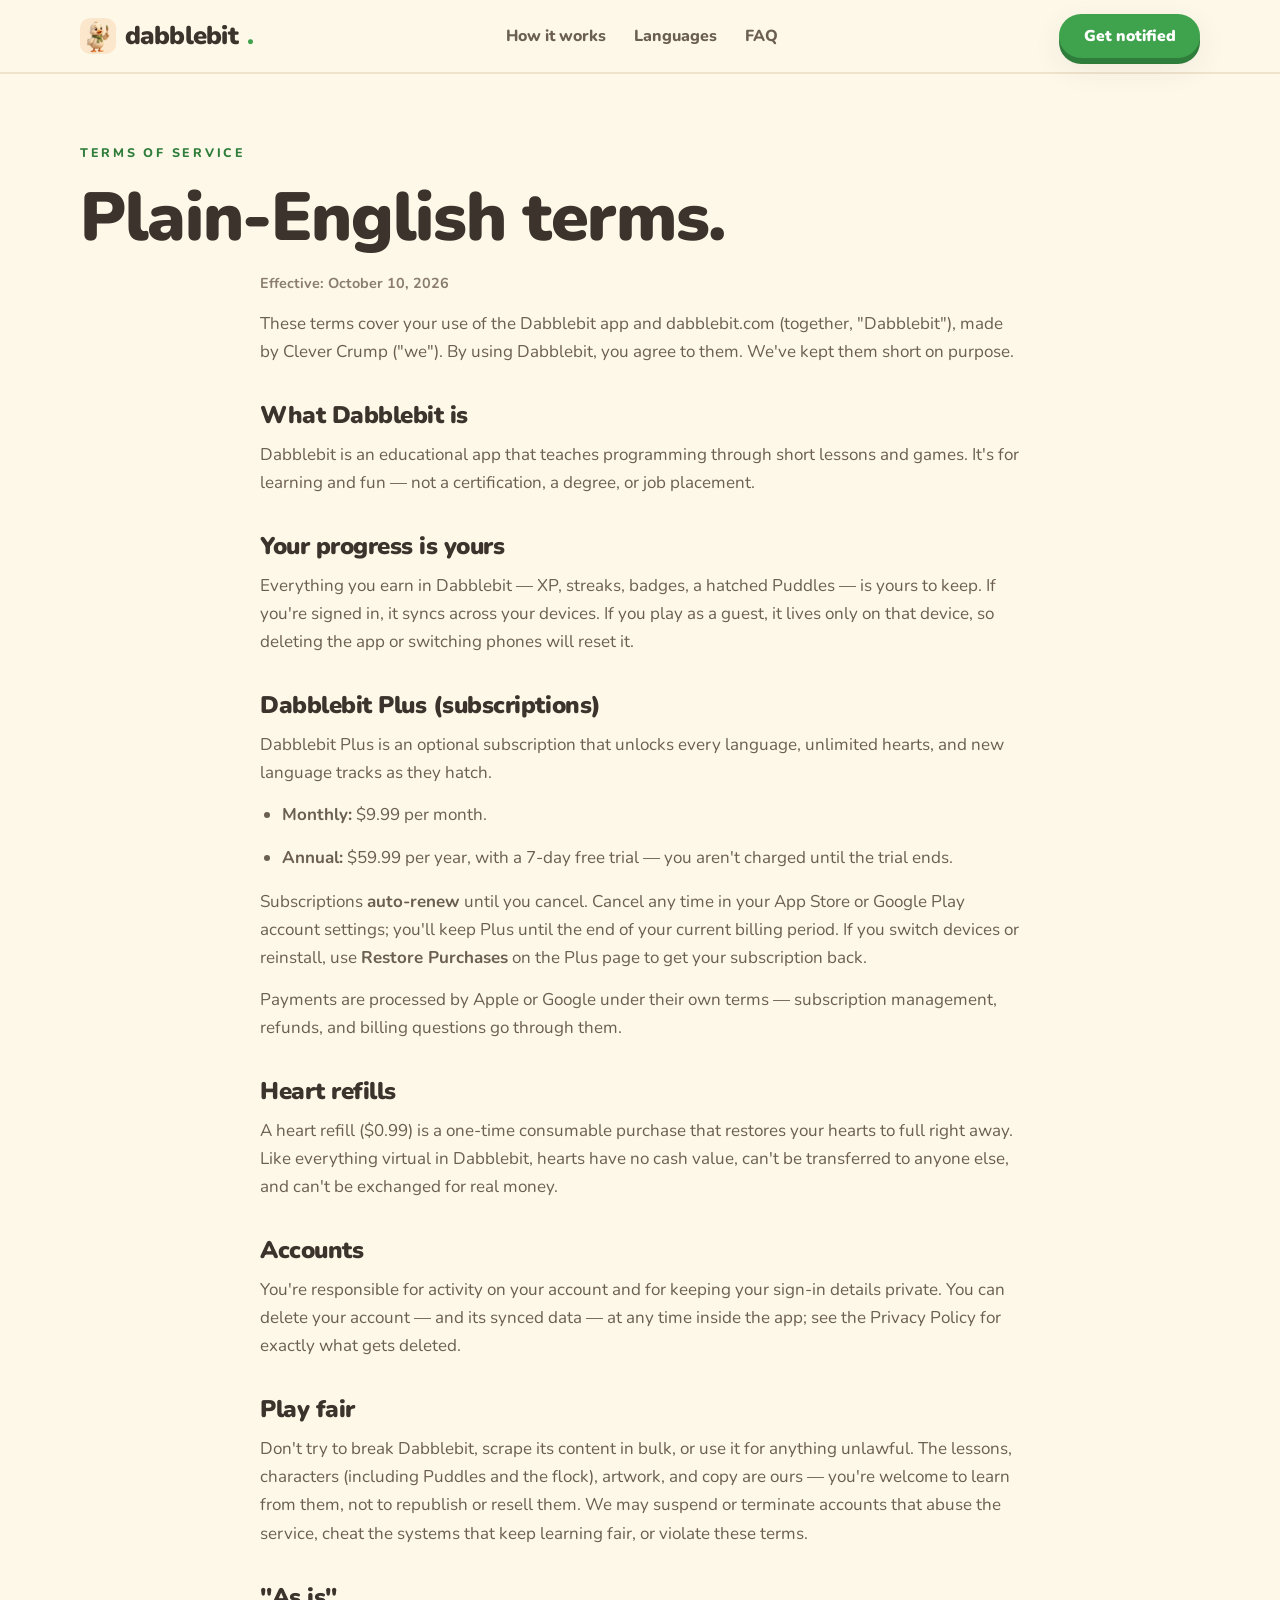
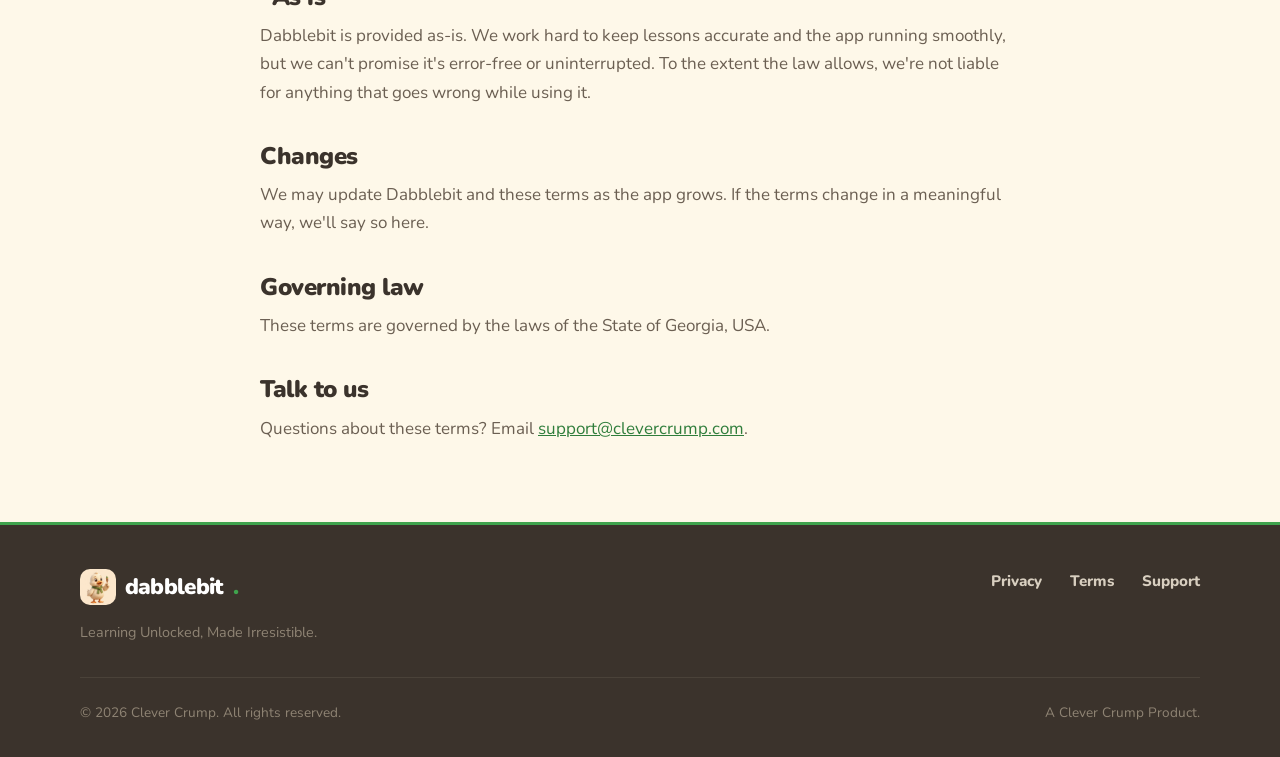
<file: terms.html>
<!DOCTYPE html>
<html lang="en">
<head>
  <meta charset="UTF-8">
  <meta name="viewport" content="width=device-width, initial-scale=1.0">
  <title>Terms of Service — Dabblebit</title>
  <meta name="description" content="Dabblebit's terms of service: a lightweight, plain-English agreement.">
  <meta property="og:title" content="Terms of Service — Dabblebit">
  <meta property="og:type" content="website">
  <meta property="og:image" content="https://dabblebit.com/assets/img/puddles-wave.webp">
  <meta property="og:url" content="https://dabblebit.com/terms.html">
  <meta name="twitter:card" content="summary_large_image">
  <meta name="twitter:title" content="Terms of Service — Dabblebit">
  <meta name="twitter:description" content="A lightweight, plain-English agreement.">
  <meta name="twitter:image" content="https://dabblebit.com/assets/img/puddles-wave.webp">
  <link rel="icon" type="image/png" sizes="32x32" href="assets/img/favicon-32x32.png">
  <link rel="icon" type="image/png" sizes="16x16" href="assets/img/favicon-16x16.png">
  <link rel="icon" type="image/svg+xml" href="favicon.svg">
  <link rel="apple-touch-icon" sizes="180x180" href="assets/img/apple-touch-icon.png">
  <link rel="stylesheet" href="assets/css/style.css">
<script type="application/ld+json">
  {
    "@context": "https://schema.org",
    "@type": "Organization",
    "name": "Dabblebit",
    "url": "https://dabblebit.com",
    "logo": "https://dabblebit.com/assets/img/puddles.webp",
    "description": "Dabblebit teaches you to code through play — tiny lessons, a buddy who cheers you on, and an egg that hatches as you learn. Python is free forever.",
    "sameAs": [],
    "parentOrganization": {
      "@type": "Organization",
      "name": "Clever Crump",
      "url": "https://clevercrump.com"
    }
  }
  </script>
  <script type="application/ld+json">
  {
    "@context": "https://schema.org",
    "@type": "WebSite",
    "name": "Dabblebit",
    "url": "https://dabblebit.com"
  }
  </script>
</head>
<body>

  <nav class="nav" aria-label="Main navigation">
    <div class="wrap nav-inner">
      <a class="wordmark" href="index.html"><img src="assets/img/puddles.webp" alt="Puddles the Dabblebit duck" class="wordmark-mark" width="36" height="36">dabblebit<span class="dot">.</span></a>
      <button class="nav-toggle" aria-label="Open menu" aria-expanded="false" aria-controls="nav-menu">
        <span></span><span></span><span></span>
      </button>
      <ul class="nav-links" id="nav-menu">
        <li><a href="index.html#how">How it works</a></li>
        <li><a href="index.html#flock">Languages</a></li>
        <li><a href="index.html#faq">FAQ</a></li>
        <li><a class="btn btn-primary nav-cta" href="index.html#notify">Get notified</a></li>
      </ul>
      <a class="btn btn-primary nav-cta" href="index.html#notify">Get notified</a>
    </div>
  </nav>

  <div class="wrap page-hero">
    <span class="eyebrow">Terms of Service</span>
    <h1>Plain-English terms.</h1>
  </div>

  <main class="wrap prose">
    <p class="updated">Effective: October 10, 2026</p>

    <p>These terms cover your use of the Dabblebit app and dabblebit.com (together, "Dabblebit"), made by Clever Crump ("we"). By using Dabblebit, you agree to them. We've kept them short on purpose.</p>

    <h2>What Dabblebit is</h2>
    <p>Dabblebit is an educational app that teaches programming through short lessons and games. It's for learning and fun — not a certification, a degree, or job placement.</p>

    <h2>Your progress is yours</h2>
    <p>Everything you earn in Dabblebit — XP, streaks, badges, a hatched Puddles — is yours to keep. If you're signed in, it syncs across your devices. If you play as a guest, it lives only on that device, so deleting the app or switching phones will reset it.</p>

    <h2>Dabblebit Plus (subscriptions)</h2>
    <p>Dabblebit Plus is an optional subscription that unlocks every language, unlimited hearts, and new language tracks as they hatch.</p>
    <ul>
      <li><strong>Monthly:</strong> $9.99 per month.</li>
      <li><strong>Annual:</strong> $59.99 per year, with a 7-day free trial — you aren't charged until the trial ends.</li>
    </ul>
    <p>Subscriptions <strong>auto-renew</strong> until you cancel. Cancel any time in your App Store or Google Play account settings; you'll keep Plus until the end of your current billing period. If you switch devices or reinstall, use <strong>Restore Purchases</strong> on the Plus page to get your subscription back.</p>
    <p>Payments are processed by Apple or Google under their own terms — subscription management, refunds, and billing questions go through them.</p>

    <h2>Heart refills</h2>
    <p>A heart refill ($0.99) is a one-time consumable purchase that restores your hearts to full right away. Like everything virtual in Dabblebit, hearts have no cash value, can't be transferred to anyone else, and can't be exchanged for real money.</p>

    <h2>Accounts</h2>
    <p>You're responsible for activity on your account and for keeping your sign-in details private. You can delete your account — and its synced data — at any time inside the app; see the Privacy Policy for exactly what gets deleted.</p>

    <h2>Play fair</h2>
    <p>Don't try to break Dabblebit, scrape its content in bulk, or use it for anything unlawful. The lessons, characters (including Puddles and the flock), artwork, and copy are ours — you're welcome to learn from them, not to republish or resell them. We may suspend or terminate accounts that abuse the service, cheat the systems that keep learning fair, or violate these terms.</p>

    <h2>"As is"</h2>
    <p>Dabblebit is provided as-is. We work hard to keep lessons accurate and the app running smoothly, but we can't promise it's error-free or uninterrupted. To the extent the law allows, we're not liable for anything that goes wrong while using it.</p>

    <h2>Changes</h2>
    <p>We may update Dabblebit and these terms as the app grows. If the terms change in a meaningful way, we'll say so here.</p>

    <h2>Governing law</h2>
    <p>These terms are governed by the laws of the State of Georgia, USA.</p>

    <h2>Talk to us</h2>
    <p>Questions about these terms? Email <a href="mailto:support@clevercrump.com">support@clevercrump.com</a>.</p>
  </main>

  <footer>
    <div class="wrap">
      <div class="foot-grid">
        <div class="foot-brand">
          <a class="wordmark" href="index.html"><img src="assets/img/puddles.webp" alt="Puddles the Dabblebit duck" class="wordmark-mark" width="36" height="36">dabblebit<span class="dot">.</span></a>
          <p>Learning Unlocked, Made Irresistible.</p>
        </div>
        <ul class="foot-links">
          <li><a href="privacy.html">Privacy</a></li>
          <li><a href="terms.html">Terms</a></li>
          <li><a href="support.html">Support</a></li>
        </ul>
      </div>
      <div class="foot-bottom">
        <span>© <span id="year">2026</span> Clever Crump. All rights reserved.</span>
        <span>A Clever Crump Product.</span>
      </div>
    </div>
  </footer>

  <script src="assets/js/main.js"></script>
</body>
</html>
</file>
<file: assets/css/style.css>
/* Dabblebit — dabblebit.com
   Hand-written CSS. No frameworks. Cream / ink / leaf green / gold. */

@font-face {
  font-family: "Nunito";
  src: url("../fonts/Nunito.ttf") format("truetype-variations");
  font-weight: 200 1000;
  font-style: normal;
  font-display: swap;
}

:root {
  --cream: #FEF8E9;
  --cream-deep: #FFF8EC;
  --card: #FFFDF8;
  --ink: #3B332C;
  --ink-soft: #6B5F52;
  --ink-faint: #8A7D6D;
  --green: #3FA34D;
  --green-dark: #2F7D3B;
  --green-light: #CDEBD4;
  --green-pale: #E9F7ED;
  --gold: #FFC53D;
  --gold-soft: #FFF2DA;
  --coral: #EE8151;
  --line: #EFE3CC;
  --shadow: 0 10px 30px rgba(59, 51, 44, 0.08);
  --shadow-lift: 0 16px 40px rgba(59, 51, 44, 0.14);
  --radius: 20px;
  --radius-lg: 28px;
  --maxw: 1120px;
}

* { box-sizing: border-box; margin: 0; padding: 0; }

html { scroll-behavior: smooth; }

body {
  font-family: "Nunito", system-ui, -apple-system, "Segoe UI", sans-serif;
  background: var(--cream);
  color: var(--ink);
  font-size: 1.0625rem;
  line-height: 1.65;
  -webkit-font-smoothing: antialiased;
  overflow-x: hidden;
}

img { max-width: 100%; height: auto; display: block; }

h1, h2, h3, h4 {
  font-weight: 900;
  line-height: 1.12;
  letter-spacing: -0.02em;
  color: var(--ink);
}

h1 { font-size: clamp(2.4rem, 5.5vw, 4.25rem); }
h2 { font-size: clamp(1.7rem, 3.8vw, 2.6rem); }
h3 { font-size: 1.25rem; }

p { color: var(--ink-soft); }

a { color: var(--green-dark); }

.wrap {
  width: min(var(--maxw), 100% - 2.5rem);
  margin-inline: auto;
}

section { padding: clamp(3.5rem, 8vw, 6.5rem) 0; }

.eyebrow {
  display: inline-block;
  font-size: 0.78rem;
  font-weight: 800;
  letter-spacing: 0.22em;
  text-transform: uppercase;
  color: var(--green-dark);
  margin-bottom: 1rem;
}

.section-head { max-width: 640px; margin-bottom: 2.75rem; }
.section-head p { margin-top: 0.9rem; font-size: 1.1rem; }
.center { text-align: center; }
.center .section-head { margin-inline: auto; }

/* ---------- Buttons ---------- */
.btn {
  display: inline-flex;
  align-items: center;
  justify-content: center;
  gap: 0.5rem;
  font-family: inherit;
  font-weight: 900;
  font-size: 1.05rem;
  padding: 0.95rem 1.9rem;
  border-radius: 999px;
  border: 2px solid transparent;
  cursor: pointer;
  text-decoration: none;
  transition: transform 0.18s ease, box-shadow 0.18s ease, background 0.18s ease;
  line-height: 1.2;
}

.btn-primary {
  background: var(--green);
  color: #fff;
  box-shadow: 0 6px 0 var(--green-dark), var(--shadow);
}
.btn-primary:hover {
  transform: translateY(-2px);
  box-shadow: 0 8px 0 var(--green-dark), var(--shadow-lift);
}
.btn-primary:active { transform: translateY(2px); box-shadow: 0 2px 0 var(--green-dark); }

.btn-secondary {
  background: var(--card);
  color: var(--ink);
  border-color: var(--line);
  box-shadow: var(--shadow);
}
.btn-secondary:hover { transform: translateY(-2px); box-shadow: var(--shadow-lift); border-color: var(--green); }

.btn-row { display: flex; gap: 1rem; flex-wrap: wrap; margin-top: 1.75rem; }

/* ---------- Nav ---------- */
.nav {
  position: sticky;
  top: 0;
  z-index: 100;
  background: rgba(254, 248, 233, 0.88);
  backdrop-filter: blur(12px);
  -webkit-backdrop-filter: blur(12px);
  border-bottom: 2px solid var(--line);
}
.nav-inner {
  display: flex;
  align-items: center;
  justify-content: space-between;
  gap: 1rem;
  height: 72px;
}
.wordmark {
  display: inline-flex;
  align-items: center;
  gap: 0.55rem;
  font-weight: 900;
  font-size: 1.6rem;
  letter-spacing: -0.03em;
  color: var(--ink);
  text-decoration: none;
}
.wordmark-mark {
  width: 36px;
  height: 36px;
  border-radius: 10px;
  object-fit: cover;
}
.wordmark .dot { color: var(--green); }
.nav-links { display: flex; align-items: center; gap: 1.75rem; list-style: none; }
.nav-links a {
  color: var(--ink-soft);
  text-decoration: none;
  font-weight: 800;
  font-size: 1rem;
}
.nav-links a:hover { color: var(--green-dark); }
.nav-cta { padding: 0.65rem 1.4rem; font-size: 0.98rem; }
.nav-links .nav-cta { display: none; }
.nav-links a.btn-primary { color: #fff; }
.nav-toggle {
  display: none;
  background: none;
  border: 2px solid var(--line);
  border-radius: 12px;
  width: 46px;
  height: 46px;
  cursor: pointer;
  flex-direction: column;
  align-items: center;
  justify-content: center;
  gap: 5px;
}
.nav-toggle span { display: block; width: 20px; height: 3px; border-radius: 2px; background: var(--ink); transition: transform 0.2s ease, opacity 0.2s ease; }

/* ---------- Hero ---------- */
.hero {
  position: relative;
  padding: clamp(3rem, 7vw, 5.5rem) 0 clamp(3rem, 6vw, 5rem);
  overflow: hidden;
}
.hero::before {
  content: "";
  position: absolute;
  top: -180px;
  right: -140px;
  width: 560px;
  height: 560px;
  background: radial-gradient(circle, var(--green-light) 0%, transparent 65%);
  opacity: 0.55;
  pointer-events: none;
}
.hero::after {
  content: "";
  position: absolute;
  bottom: -220px;
  left: -160px;
  width: 520px;
  height: 520px;
  background: radial-gradient(circle, var(--gold-soft) 0%, transparent 65%);
  opacity: 0.7;
  pointer-events: none;
}
.hero-grid {
  position: relative;
  z-index: 1;
  display: grid;
  grid-template-columns: 1.05fr 0.95fr;
  gap: 3rem;
  align-items: center;
}
.hero-copy .sub { font-size: 1.2rem; margin-top: 1.25rem; max-width: 34rem; }
.hero-note {
  margin-top: 1.25rem;
  font-size: 0.95rem;
  color: var(--ink-faint);
  font-weight: 700;
}
.hero-art { position: relative; display: flex; justify-content: center; align-items: flex-end; }
.puddles-float {
  width: clamp(120px, 22vw, 190px);
  position: absolute;
  left: 2%;
  bottom: 12%;
  z-index: 2;
  filter: drop-shadow(0 14px 22px rgba(59, 51, 44, 0.18));
  animation: floaty 4.5s ease-in-out infinite;
}
@keyframes floaty {
  0%, 100% { transform: translateY(0) rotate(-3deg); }
  50% { transform: translateY(-16px) rotate(3deg); }
}

/* Phone mockup */
.phone {
  width: clamp(240px, 30vw, 300px);
  background: #201D1A;
  border-radius: 44px;
  padding: 12px;
  box-shadow: var(--shadow-lift), inset 0 0 0 2px rgba(255,255,255,0.08);
  position: relative;
  z-index: 1;
  transition: transform 0.3s ease;
}
.phone:hover { transform: translateY(-6px) rotate(-0.5deg); }
.phone-screen {
  border-radius: 34px;
  overflow: hidden;
  background: var(--cream);
  aspect-ratio: 9 / 19.2;
}
.phone-screen img { width: 100%; height: 100%; object-fit: cover; object-position: top; }
.phone-notch {
  position: absolute;
  top: 24px;
  left: 50%;
  transform: translateX(-50%);
  width: 96px;
  height: 24px;
  background: #201D1A;
  border-radius: 999px;
  z-index: 2;
}

/* ---------- Ticker ---------- */
.ticker {
  background: var(--ink);
  color: var(--cream);
  overflow: hidden;
  padding: 1rem 0;
  border-block: 3px solid var(--green);
}
.ticker-track {
  display: flex;
  gap: 2.5rem;
  width: max-content;
  animation: tick 26s linear infinite;
  font-weight: 900;
  font-size: 1.05rem;
  letter-spacing: 0.06em;
  text-transform: uppercase;
  white-space: nowrap;
}
.ticker-track .sep { color: var(--green); }
.ticker-track .gold { color: var(--gold); }
@keyframes tick { to { transform: translateX(-50%); } }

/* ---------- Cards ---------- */
.cards-3 {
  display: grid;
  grid-template-columns: repeat(3, 1fr);
  gap: 1.5rem;
}
.card {
  background: var(--card);
  border: 2px solid var(--line);
  border-radius: var(--radius);
  padding: 2rem 1.75rem;
  box-shadow: var(--shadow);
  transition: transform 0.22s ease, box-shadow 0.22s ease, border-color 0.22s ease;
}
.card:hover { transform: translateY(-6px); box-shadow: var(--shadow-lift); border-color: var(--green-light); }
.card-icon {
  width: 64px;
  height: 64px;
  border-radius: 20px;
  display: flex;
  align-items: center;
  justify-content: center;
  margin-bottom: 1.25rem;
  overflow: hidden;
}
.card-icon img { width: 100%; height: 100%; object-fit: cover; }
.card-icon.mint { background: var(--green-pale); }
.card-icon.goldbg { background: var(--gold-soft); }
.card-icon.coralbg { background: #FFF1E6; }
.card h3 { margin-bottom: 0.6rem; }
.card p { font-size: 1rem; }
.step-num {
  font-size: 0.8rem;
  font-weight: 900;
  letter-spacing: 0.18em;
  color: var(--green-dark);
  text-transform: uppercase;
  display: block;
  margin-bottom: 0.75rem;
}

/* ---------- Flock ---------- */
.flock { background: var(--cream-deep); border-block: 2px solid var(--line); }
.flock-grid {
  display: grid;
  grid-template-columns: repeat(auto-fit, minmax(150px, 1fr));
  gap: 1.25rem;
}
.flock-card {
  background: var(--card);
  border: 2px solid var(--line);
  border-radius: var(--radius);
  padding: 1.5rem 1rem 1.25rem;
  text-align: center;
  box-shadow: var(--shadow);
  transition: transform 0.22s ease, box-shadow 0.22s ease;
  position: relative;
}
.flock-card:hover { transform: translateY(-5px); box-shadow: var(--shadow-lift); }
.flock-card img {
  width: 96px;
  height: 96px;
  object-fit: contain;
  margin: 0 auto 0.9rem;
}
.flock-card h3 { font-size: 1.05rem; margin-bottom: 0.15rem; }
.flock-card .buddy { font-size: 0.88rem; color: var(--ink-faint); font-weight: 700; }
.pill {
  display: inline-block;
  font-size: 0.75rem;
  font-weight: 900;
  letter-spacing: 0.08em;
  text-transform: uppercase;
  padding: 0.3rem 0.8rem;
  border-radius: 999px;
  margin-top: 0.7rem;
}
.pill.free { background: var(--green-light); color: var(--green-dark); }
.pill.soon { background: var(--gold-soft); color: #8a6a1f; }
.flock-card.featured { border-color: var(--green); background: #FDFFF9; }

/* ---------- Badges ---------- */
.badges-grid {
  display: grid;
  grid-template-columns: 1fr 1fr;
  gap: 3rem;
  align-items: center;
}
.tiers { display: flex; flex-direction: column; gap: 1.1rem; margin-top: 1.5rem; }
.tier {
  display: flex;
  align-items: center;
  gap: 1.1rem;
  background: var(--card);
  border: 2px solid var(--line);
  border-radius: 16px;
  padding: 1rem 1.25rem;
  box-shadow: var(--shadow);
}
.medal {
  width: 52px;
  height: 52px;
  border-radius: 50%;
  flex-shrink: 0;
  display: flex;
  align-items: center;
  justify-content: center;
  font-weight: 900;
  font-size: 1.3rem;
  color: #fff;
  text-shadow: 0 1px 2px rgba(0,0,0,0.25);
}
.medal.bronze { background: radial-gradient(circle at 35% 30%, #F2A69A, #A64B36); }
.medal.silver { background: radial-gradient(circle at 35% 30%, #E8E4DA, #8A9196); }
.medal.gold { background: radial-gradient(circle at 35% 30%, #FFE9A8, #D9A416); }
.tier h3 { font-size: 1.05rem; }
.tier p { font-size: 0.95rem; }
.badge-art {
  display: flex;
  justify-content: center;
}
.badge-art img {
  width: min(320px, 80%);
  filter: drop-shadow(0 18px 28px rgba(59, 51, 44, 0.16));
  animation: floaty 5.5s ease-in-out infinite;
}

/* ---------- Screenshots ---------- */
.shots { background: var(--cream-deep); border-block: 2px solid var(--line); }
.shots-row {
  display: flex;
  justify-content: center;
  gap: clamp(1.25rem, 4vw, 3rem);
  flex-wrap: wrap;
}
.shots-row .phone { width: clamp(200px, 26vw, 260px); }
.shot-cap {
  text-align: center;
  margin-top: 1rem;
  font-weight: 800;
  color: var(--ink-soft);
  font-size: 0.98rem;
}
.shot-wrap { display: flex; flex-direction: column; align-items: center; }
.shots-row .shot-wrap:nth-child(2) .phone { transform: translateY(-14px); }
.shots-row .shot-wrap:nth-child(2) .phone:hover { transform: translateY(-20px); }

/* ---------- FAQ ---------- */
.faq-list { max-width: 760px; margin-inline: auto; display: flex; flex-direction: column; gap: 0.9rem; }
.faq-item {
  background: var(--card);
  border: 2px solid var(--line);
  border-radius: 16px;
  overflow: hidden;
  box-shadow: var(--shadow);
}
.faq-q {
  width: 100%;
  background: none;
  border: none;
  font-family: inherit;
  display: flex;
  justify-content: space-between;
  align-items: center;
  gap: 1rem;
  padding: 1.2rem 1.4rem;
  font-weight: 900;
  font-size: 1.05rem;
  color: var(--ink);
  cursor: pointer;
  text-align: left;
}
.faq-q .plus {
  flex-shrink: 0;
  width: 32px;
  height: 32px;
  border-radius: 50%;
  background: var(--green-pale);
  color: var(--green-dark);
  display: flex;
  align-items: center;
  justify-content: center;
  font-size: 1.3rem;
  font-weight: 900;
  transition: transform 0.25s ease, background 0.25s ease;
}
.faq-item.open .faq-q .plus { transform: rotate(45deg); background: var(--green); color: #fff; }
.faq-a {
  max-height: 0;
  overflow: hidden;
  transition: max-height 0.35s ease;
}
.faq-a p { padding: 0 1.4rem 1.3rem; font-size: 1rem; }

/* ---------- Signup ---------- */
.signup { background: var(--ink); color: var(--cream); border-radius: var(--radius-lg); }
.signup .wrap { position: relative; }
.signup h2 { color: #fff; }
.signup .eyebrow { color: var(--gold); }
.signup p.lead { color: #D8CFC0; margin-top: 1rem; font-size: 1.12rem; max-width: 34rem; }
.signup-inner {
  display: grid;
  grid-template-columns: 1fr 1fr;
  gap: 3rem;
  align-items: center;
}
.signup-art { display: flex; justify-content: center; }
.signup-art img {
  width: min(260px, 70%);
  border-radius: 26px;
  filter: drop-shadow(0 18px 28px rgba(0,0,0,0.3));
  animation: floaty 5s ease-in-out infinite;
}
.form-row { display: flex; gap: 0.75rem; margin-top: 1.75rem; }
.form-row input[type="email"] {
  flex: 1;
  font-family: inherit;
  font-size: 1.05rem;
  font-weight: 700;
  padding: 0.95rem 1.3rem;
  border-radius: 999px;
  border: 2px solid transparent;
  background: #fff;
  color: var(--ink);
  min-width: 0;
}
.form-row input[type="email"]:focus { outline: none; border-color: var(--gold); }
.form-row input[type="email"]::placeholder { color: var(--ink-faint); font-weight: 600; }
.form-status { margin-top: 1rem; font-weight: 800; min-height: 1.6em; font-size: 0.98rem; }
.form-status.ok { color: var(--gold); }
.form-status.err { color: #F2A69A; }
.fineprint { margin-top: 0.75rem; font-size: 0.85rem; color: #A89C88; }

/* ---------- Footer ---------- */
footer {
  background: var(--ink);
  color: #B9AE9C;
  padding: 2.75rem 0 2rem;
  border-top: 3px solid var(--green);
  font-size: 0.95rem;
}
.foot-grid {
  display: flex;
  justify-content: space-between;
  align-items: flex-start;
  gap: 2rem;
  flex-wrap: wrap;
}
.foot-brand .wordmark { color: #fff; font-size: 1.4rem; }
.foot-brand p { margin-top: 0.5rem; font-size: 0.9rem; color: #8F8474; }
.foot-links { display: flex; gap: 1.75rem; list-style: none; flex-wrap: wrap; }
.foot-links a { color: #D8CFC0; text-decoration: none; font-weight: 800; }
.foot-links a:hover { color: var(--gold); }
.foot-bottom {
  margin-top: 2rem;
  padding-top: 1.5rem;
  border-top: 1px solid #4A4239;
  display: flex;
  justify-content: space-between;
  gap: 1rem;
  flex-wrap: wrap;
  font-size: 0.85rem;
  color: #8F8474;
}

/* ---------- Legal / support pages ---------- */
.page-hero { padding: clamp(2.5rem, 6vw, 4rem) 0 1rem; }
.prose { max-width: 760px; padding-bottom: 4rem; }
.prose h2 { font-size: 1.5rem; margin: 2.25rem 0 0.75rem; }
.prose h3 { font-size: 1.15rem; margin: 1.75rem 0 0.5rem; }
.prose p, .prose li { color: var(--ink-soft); margin-bottom: 0.9rem; }
.prose ul, .prose ol { padding-left: 1.4rem; margin-bottom: 1rem; }
.prose .updated { font-size: 0.9rem; color: var(--ink-faint); font-weight: 700; }
.support-cards { display: grid; grid-template-columns: repeat(auto-fit, minmax(260px, 1fr)); gap: 1.25rem; margin: 2rem 0; }
.mailto-btn { word-break: break-all; }

/* ---------- Reveal on scroll ---------- */
.reveal { opacity: 0; transform: translateY(26px); transition: opacity 0.7s ease, transform 0.7s ease; }
.reveal.visible { opacity: 1; transform: translateY(0); }
.reveal-d1 { transition-delay: 0.08s; }
.reveal-d2 { transition-delay: 0.16s; }
.reveal-d3 { transition-delay: 0.24s; }

/* ---------- Responsive ---------- */
@media (max-width: 900px) {
  .hero-grid { grid-template-columns: 1fr; gap: 2.5rem; }
  .puddles-float { left: 6%; }
  .cards-3 { grid-template-columns: 1fr; }
  .badges-grid { grid-template-columns: 1fr; gap: 2rem; }
  .badge-art { order: -1; }
  .signup-inner { grid-template-columns: 1fr; gap: 2rem; }
  .signup-art { order: -1; }
  .signup-art img { width: min(180px, 55%); }
}

@media (max-width: 640px) {
  .nav-links {
    display: none;
    position: absolute;
    top: 72px;
    left: 0;
    right: 0;
    background: var(--cream);
    border-bottom: 2px solid var(--line);
    flex-direction: column;
    align-items: stretch;
    padding: 1rem 1.25rem 1.5rem;
    gap: 0;
  }
  .nav-links.open { display: flex; }
  .nav-links li { border-top: 1px solid var(--line); }
  .nav-links li:first-child { border-top: none; }
  .nav-links a { display: block; padding: 0.9rem 0.25rem; font-size: 1.08rem; }
  .nav-toggle { display: flex; }
  .nav-cta { display: none; }
  .nav-links .nav-cta { display: inline-flex; margin-top: 1rem; }
  .form-row { flex-direction: column; }
  .form-row .btn { width: 100%; }
  .flock-grid { grid-template-columns: repeat(2, 1fr); }
  .btn-row .btn { width: 100%; }
  .shots-row .phone { width: min(240px, 72vw); }
  .shots-row .shot-wrap:nth-child(2) .phone { transform: none; }
}

@media (prefers-reduced-motion: reduce) {
  html { scroll-behavior: auto; }
  .ticker-track { animation: none; }
  .puddles-float, .badge-art img, .signup-art img { animation: none; }
  .reveal { opacity: 1; transform: none; transition: none; }
  * { transition-duration: 0.01ms !important; }
}
</file>
